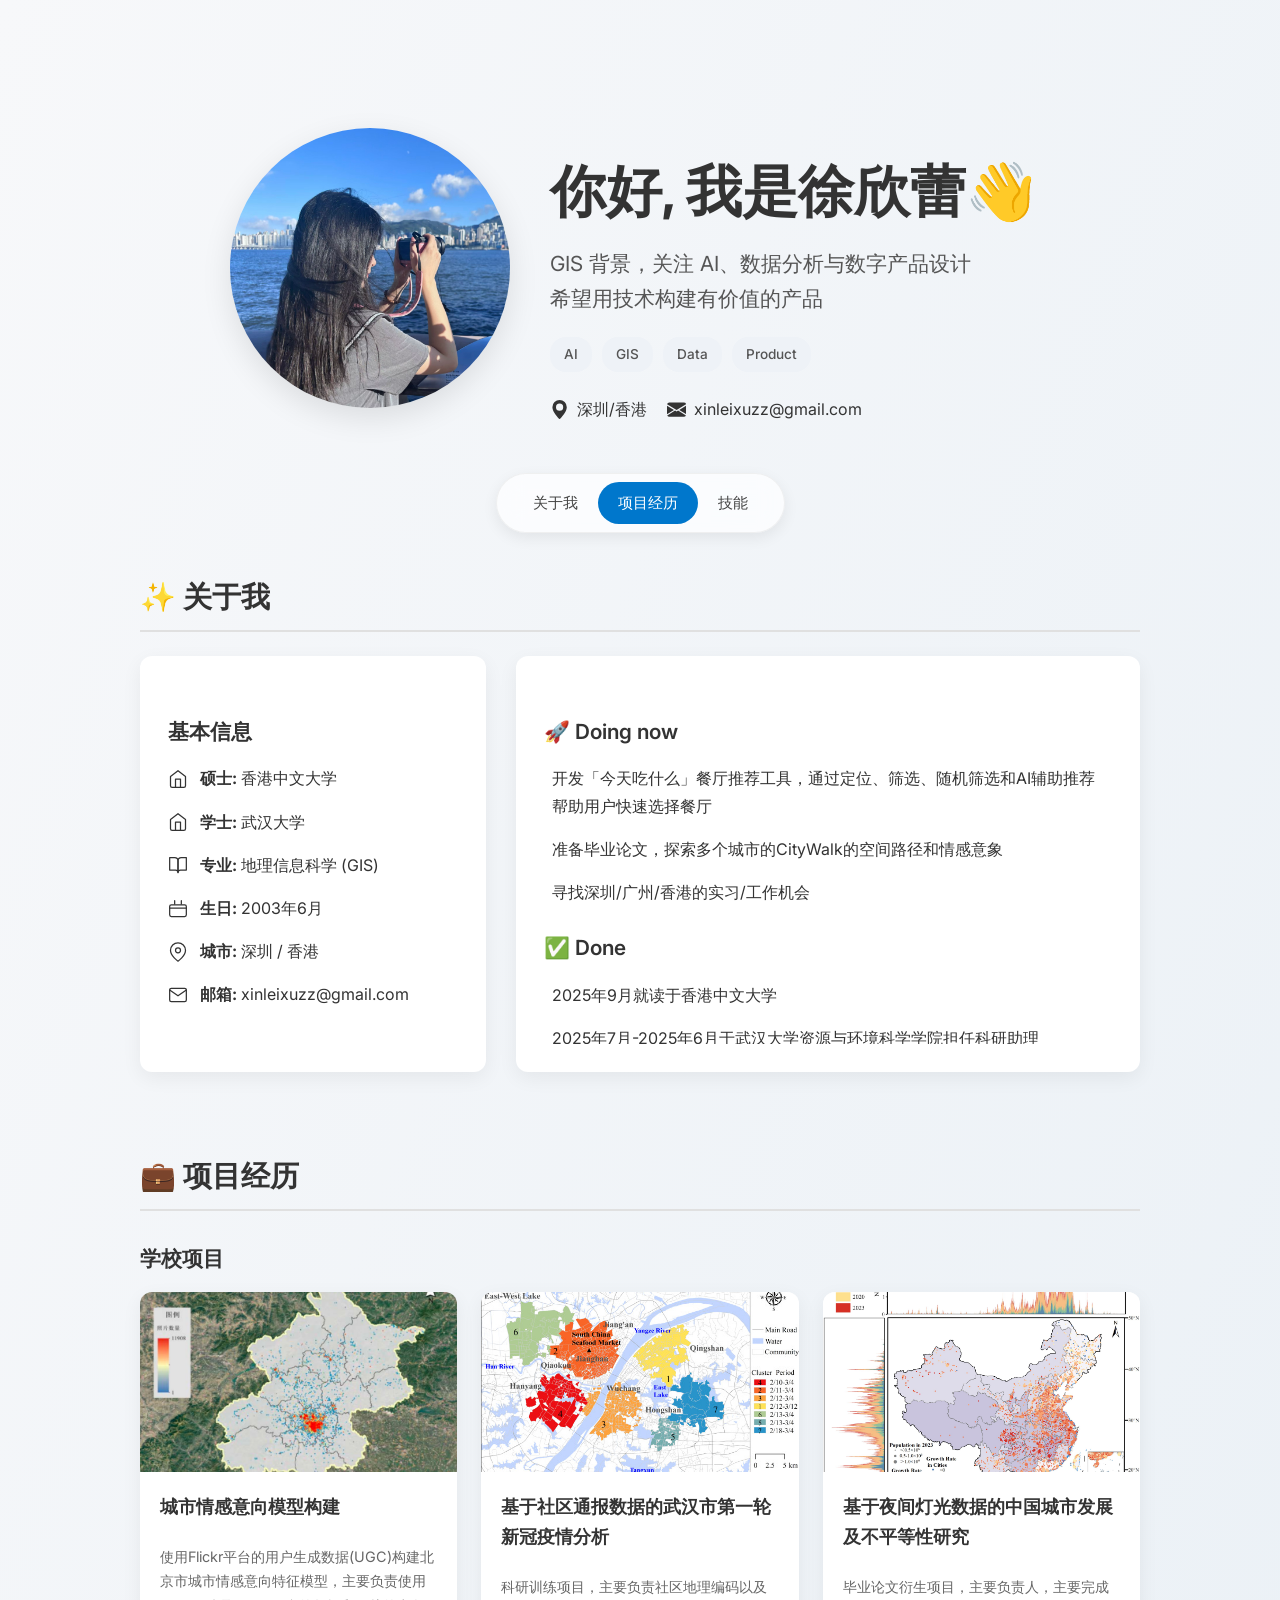
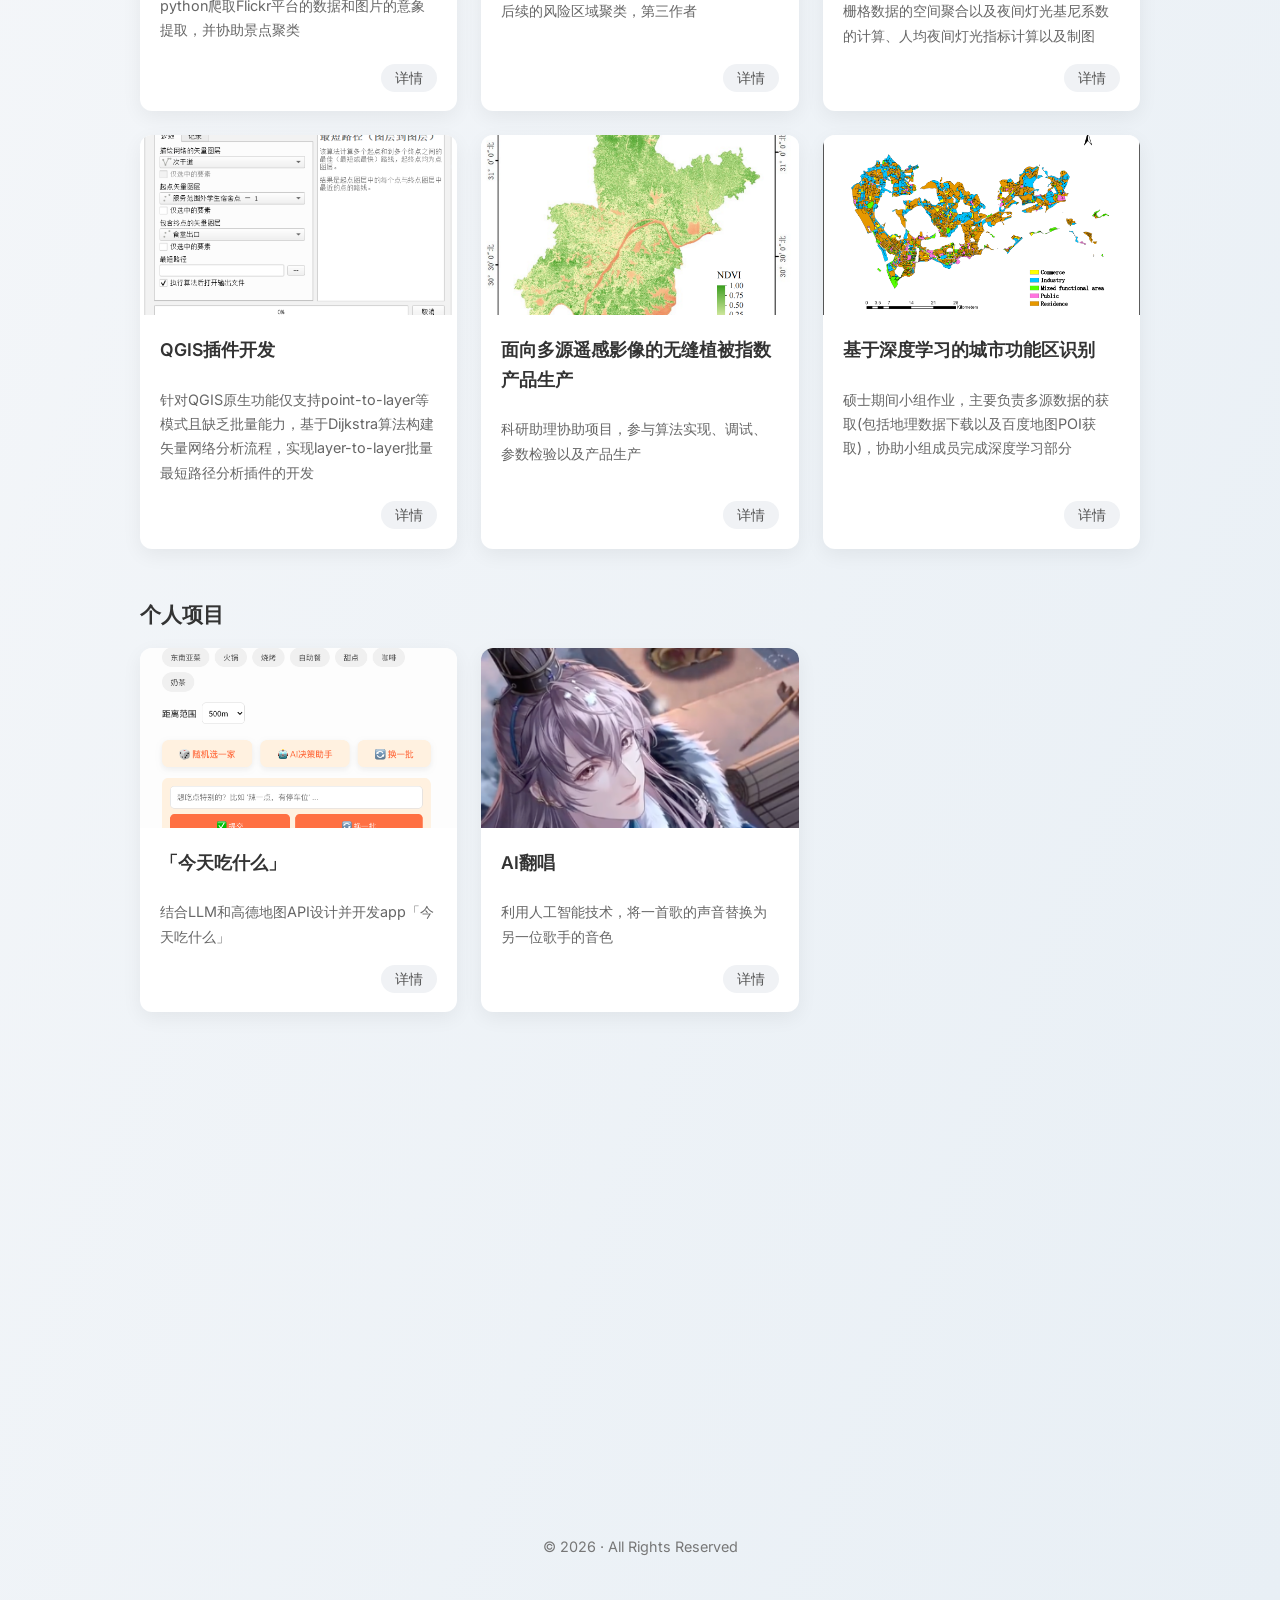
<file: index.html>
<!DOCTYPE html>
<html lang="zh-CN">
<head>
  <meta charset="UTF-8" />
  <title>个人网页</title>
  <meta name="viewport" content="width=device-width, initial-scale=1.0" />

  <!-- Google Font -->
  <link href="https://fonts.googleapis.com/css2?family=Inter:wght@300;400;500;600;700&display=swap" rel="stylesheet">
  
  <!-- 引入样式文件 -->
  <link rel="stylesheet" href="style.css">

</head>

<body>
  <div class="container">

    <!-- 第一屏 -->
    <header class="hero">
        <div class="hero-image">
            <img src="我的照片.jpg" alt="我的照片" class="profile-pic">
        </div>
        <div class="hero-text">
            <h1>你好, 我是徐欣蕾👋</h1>
           <p class="subtitle">
            GIS 背景，关注 AI、数据分析与数字产品设计<br>
            希望用技术构建有价值的产品
           </p>
           <div class="hero-tags">
            <span>AI</span>
            <span>GIS</span>
            <span>Data</span>
            <span>Product</span>
          </div>
            <div class="contact-info">
                <span class="contact-item">
                    <svg xmlns="http://www.w3.org/2000/svg" width="16" height="16" fill="currentColor" class="contact-icon" viewBox="0 0 16 16">
                        <path d="M8 16s6-5.686 6-10A6 6 0 0 0 2 6c0 4.314 6 10 6 10zm0-7a3 3 0 1 1 0-6 3 3 0 0 1 0 6z"/>
                    </svg>
                    深圳/香港
                </span>
                <a href="mailto:xinleixuzz@gmail.com" class="contact-item">
                    <svg xmlns="http://www.w3.org/2000/svg" width="16" height="16" fill="currentColor" class="contact-icon" viewBox="0 0 16 16">
                        <path d="M.05 3.555A2 2 0 0 1 2 2h12a2 2 0 0 1 1.95 1.555L8 8.414.05 3.555zM0 4.697v7.104l5.803-3.558L0 4.697zM6.761 8.83l-6.57 4.027A2 2 0 0 0 2 14h12a2 2 0 0 0 1.808-1.144l-6.57-4.027L8 9.586l-1.239-.757zm3.436-.586L16 11.803V4.697l-5.803 3.558z"/>
                    </svg>
                    xinleixuzz@gmail.com
                </a>
            </div>
        </div>
    </header>

    <nav class="main-nav">
      <a href="#about">关于我</a>
      <a href="#projects">项目经历</a>
      <a href="#skills">技能</a>

    </nav>

    <section id="about" class="fade-in-section">
      <h2>✨ 关于我</h2>
      <div class="about-grid">
        <!-- 左侧信息 -->
        <div class="card about-info">
          <h3>基本信息</h3>
          <ul class="info-list">
            <li>
              <span class="info-icon"><svg xmlns="http://www.w3.org/2000/svg" width="20" height="20" viewBox="0 0 24 24" fill="none" stroke="currentColor" stroke-width="2" stroke-linecap="round" stroke-linejoin="round"><path d="M3 9l9-7 9 7v11a2 2 0 0 1-2 2H5a2 2 0 0 1-2-2z"/><polyline points="9 22 9 12 15 12 15 22"/></svg></span>
              <span><strong>硕士:</strong> 香港中文大学</span>
            </li>
            <li>
              <span class="info-icon"><svg xmlns="http://www.w3.org/2000/svg" width="20" height="20" viewBox="0 0 24 24" fill="none" stroke="currentColor" stroke-width="2" stroke-linecap="round" stroke-linejoin="round"><path d="M3 9l9-7 9 7v11a2 2 0 0 1-2 2H5a2 2 0 0 1-2-2z"/><polyline points="9 22 9 12 15 12 15 22"/></svg></span>
              <span><strong>学士:</strong> 武汉大学</span>
            </li>
            <li>
              <span class="info-icon"><svg xmlns="http://www.w3.org/2000/svg" width="20" height="20" viewBox="0 0 24 24" fill="none" stroke="currentColor" stroke-width="2" stroke-linecap="round" stroke-linejoin="round"><path d="M2 3h6a4 4 0 0 1 4 4v14a3 3 0 0 0-3-3H2z"/><path d="M22 3h-6a4 4 0 0 0-4 4v14a3 3 0 0 1 3-3h7z"/></svg></span>
              <span><strong>专业:</strong> 地理信息科学 (GIS)</span>
            </li>
            <li>
              <span class="info-icon"><svg xmlns="http://www.w3.org/2000/svg" width="20" height="20" viewBox="0 0 24 24" fill="none" stroke="currentColor" stroke-width="2" stroke-linecap="round" stroke-linejoin="round"><rect x="2" y="7" width="20" height="14" rx="2" ry="2"/><path d="M16 2v4M8 2v4M2 11h20"/></svg></span>
              <span><strong>生日:</strong> 2003年6月</span>
            </li>
            <li>
              <span class="info-icon"><svg xmlns="http://www.w3.org/2000/svg" width="20" height="20" viewBox="0 0 24 24" fill="none" stroke="currentColor" stroke-width="2" stroke-linecap="round" stroke-linejoin="round"><path d="M21 10c0 7-9 13-9 13s-9-6-9-13a9 9 0 0 1 18 0z"/><circle cx="12" cy="10" r="3"/></svg></span>
              <span><strong>城市:</strong> 深圳 / 香港</span>
            </li>
            <li>
              <span class="info-icon"><svg xmlns="http://www.w3.org/2000/svg" width="20" height="20" viewBox="0 0 24 24" fill="none" stroke="currentColor" stroke-width="2" stroke-linecap="round" stroke-linejoin="round"><path d="M4 4h16c1.1 0 2 .9 2 2v12c0 1.1-.9 2-2 2H4c-1.1 0-2-.9-2-2V6c0-1.1.9-2 2-2z"/><polyline points="22,6 12,13 2,6"/></svg></span>
              <span><strong>邮箱:</strong> <a href="mailto:xinleixuzz@gmail.com">xinleixuzz@gmail.com</a></span>
            </li>
          </ul>
        </div>
        <!-- 右侧动态 -->
        <div class="card about-now">
          <div class="scrollable-content">
            <h3>🚀 Doing now</h3>
            <ul class="info-list">
              <li>开发「今天吃什么」餐厅推荐工具，通过定位、筛选、随机筛选和AI辅助推荐帮助用户快速选择餐厅</li>
              <li>准备毕业论文，探索多个城市的CityWalk的空间路径和情感意象</li>
              <li>寻找深圳/广州/香港的实习/工作机会</li>
            </ul>
            <h3 class="done-title">✅ Done</h3>
            <ul class="info-list done-list">
              <li>2025年9月就读于香港中文大学</li>
              <li>2025年7月-2025年6月于武汉大学资源与环境科学学院担任科研助理</li>
              <li>2024年6月毕业于武汉大学</li>
              <li>2023年9月于武汉水利监测站实习</li>
              <li>2023年7月参加荷兰鹿特丹大学IHS暑期学校</li>
              <li>2020年9月就读于武汉大学</li>
            </ul>
          </div>
        </div>
      </div>
    </section>

    <section id="projects" class="fade-in-section">
      <h2>💼 项目经历</h2>
      
      <h3>学校项目</h3>
      <div class="projects-grid">
        <!-- Project Card 1 -->
        <div class="project-card">
          <img src="images/图片101.png" alt="Project Image" class="project-image">
          <div class="project-content">
            <h4>城市情感意向模型构建</h4>
            <p>使用Flickr平台的用户生成数据(UGC)构建北京市城市情感意向特征模型，主要负责使用python爬取Flickr平台的数据和图片的意象提取，并协助景点聚类</p>
            <div class="project-buttons">
              <a href="projects/101.html" class="project-btn">详情</a>
            </div>
          </div>
        </div>
        <!-- Project Card 2 -->
        <div class="project-card">
          <img src="images/图片204.jpg" alt="Project Image" class="project-image">
          <div class="project-content">
            <h4>基于社区通报数据的武汉市第一轮新冠疫情分析</h4>
            <p>科研训练项目，主要负责社区地理编码以及后续的风险区域聚类，第三作者</p>
            <div class="project-buttons">
              <a href="projects/102.html" class="project-btn">详情</a>
            </div>
          </div>
        </div>
        <!-- Project Card 3 -->
        <div class="project-card">
          <img src="images/图片301.png" alt="Project Image" class="project-image">
          <div class="project-content">
            <h4>基于夜间灯光数据的中国城市发展及不平等性研究</h4>
            <p>毕业论文衍生项目，主要负责人，主要完成栅格数据的空间聚合以及夜间灯光基尼系数的计算、人均夜间灯光指标计算以及制图</p>
            <div class="project-buttons">
              <a href="projects/103.html" class="project-btn">详情</a>
            </div>
          </div>
        </div>
        <!-- Project Card 4 -->
        <div class="project-card">
          <img src="images/402.png" alt="Project Image" class="project-image">
          <div class="project-content">
            <h4>QGIS插件开发</h4>
            <p>针对QGIS原生功能仅支持point-to-layer等模式且缺乏批量能力，基于Dijkstra算法构建矢量网络分析流程，实现layer-to-layer批量最短路径分析插件的开发</p>
            <div class="project-buttons">
              <a href="projects/104.html" class="project-btn">详情</a>
            </div>
          </div>
        </div>
        <!-- Project Card 5 -->
        <div class="project-card">
          <img src="images/503.png" alt="Project Image" class="project-image">
          <div class="project-content">
            <h4>面向多源遥感影像的无缝植被指数产品生产</h4>
            <p>科研助理协助项目，参与算法实现、调试、参数检验以及产品生产</p>
            <div class="project-buttons">
              <a href="projects/105.html" class="project-btn">详情</a>
            </div>
          </div>
        </div>
        <!-- Project Card 6 -->
        <div class="project-card">
          <img src="images/图片604.png" alt="Project Image" class="project-image">
          <div class="project-content">
            <h4>基于深度学习的城市功能区识别</h4>
            <p>硕士期间小组作业，主要负责多源数据的获取(包括地理数据下载以及百度地图POI获取)，协助小组成员完成深度学习部分</p>
            <div class="project-buttons">
              <a href="projects/106.html" class="project-btn">详情</a>
            </div>
          </div>
        </div>
      </div>

      <h3 class="personal-projects-title">个人项目</h3>
      <div class="projects-grid">
        <!-- Personal Project Card 1 -->
        <div class="project-card">
          <img src="images/301.png" alt="Project Image" class="project-image">
          <div class="project-content">
            <h4>「今天吃什么」</h4>
            <p>结合LLM和高德地图API设计并开发app「今天吃什么」</p>
            <div class="project-buttons">
              <a href="projects/201.html" class="project-btn">详情</a>
            </div>
          </div>
        </div>
        <!-- Personal Project Card 2 -->
        <div class="project-card">
          <img src="images/201.png" alt="Project Image" class="project-image">
          <div class="project-content">
            <h4>AI翻唱</h4>
            <p>利用人工智能技术，将一首歌的声音替换为另一位歌手的音色</p>
            <div class="project-buttons">
              <a href="projects/202.html" class="project-btn">详情</a>
            </div>
          </div>
        </div>
      </div>
    </section>

    <section id="skills" class="fade-in-section">
      <h2>🛠️ 技能</h2>
      <div class="skills-grid">
        <!-- Language Card -->
        <div class="card">
          <h3>语言</h3>
          <div class="progress-item">
            <div class="progress-info">
              <span>中文</span>
              <span>Native</span>
            </div>
            <div class="progress-bar-container">
              <div class="progress-bar" style="--progress-width: 100%;"></div>
            </div>
          </div>
          <div class="progress-item">
            <div class="progress-info">
              <span>English</span>
              <span>日常会话及听阅能力</span>
            </div>
            <div class="progress-bar-container">
              <div class="progress-bar" style="--progress-width: 70%;"></div>
            </div>
          </div>
          <div class="progress-item">
            <div class="progress-info">
              <span>粤语</span>
              <span>能听懂简单交流</span>
            </div>
            <div class="progress-bar-container">
              <div class="progress-bar" style="--progress-width: 30%;"></div>
            </div>
          </div>
        </div>
        <!-- IT Skills Card -->
        <div class="card">
          <h3>IT能力</h3>
          <div class="skills-container">
            <span class="skill-tag">Python</span>
            <span class="skill-tag">R</span>
            <span class="skill-tag">PostgreSQL</span>
            <span class="skill-tag">HTML/CSS</span>
            <span class="skill-tag">C++</span>
            <span class="skill-tag">机器学习</span>
          </div>
        </div>
        <!-- GIS Skills Card -->
        <div class="card">
          <h3>GIS专业技能</h3>
          <div class="skills-container">
            <span class="skill-tag">ArcGIS</span>
            <span class="skill-tag">ENVI</span>
            <span class="skill-tag">QGIS</span>
            <span class="skill-tag">Google Earth Engine</span>
          </div>
        </div>
      </div>
    </section>



    <footer>
      © 2026 · All Rights Reserved
    </footer>

  </div>
  
  <!-- 引入脚本文件 -->
  <script src="script.js"></script>
</body>
</html>
</file>
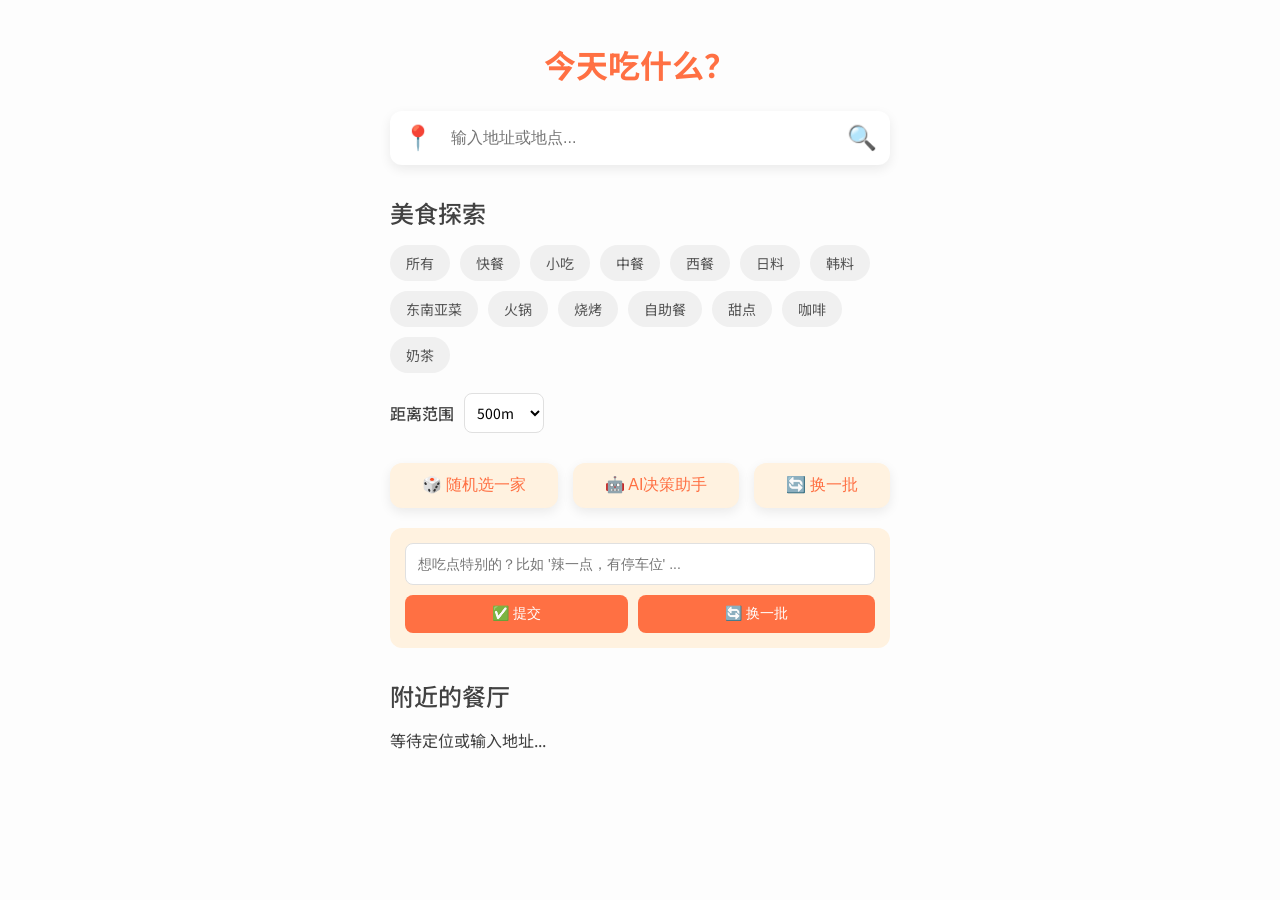
<file: where_to_eat_1_副本/index.html>
<!DOCTYPE html>
<html lang="zh-CN">
<head>
    <meta charset="UTF-8">
    <meta name="viewport" content="width=device-width, initial-scale=1.0, user-scalable=no">
    <title>今天吃什么</title>
    <link rel="stylesheet" href="style.css">
    <link rel="preconnect" href="https://fonts.googleapis.com">
    <link rel="preconnect" href="https://fonts.gstatic.com" crossorigin>
    <link href="https://fonts.googleapis.com/css2?family=Noto+Sans+SC:wght@400;500;700&display=swap" rel="stylesheet">
</head>
<body>
    <div class="container">
        <h1>今天吃什么？</h1>

        <div class="main-controls">
            <div class="search-wrapper">
                <button class="locBtn" onclick="locateMe()">📍</button>
                <input id="addressInput" placeholder="输入地址或地点..." oninput="autoComplete()"/>
                <button class="searchBtn" onclick="startSearch()">🔍</button>
            </div>
             <div id="tips"></div>
        </div>

        <div class="filters">
            <h2>美食探索</h2>
            <div id="typeContainer"></div>
            
            <div class="radius-filter">
                <label for="radiusSelect">距离范围</label>
                <select id="radiusSelect" onchange="toggleCustomRadius(this)">
                    <option value="500" selected>500m</option>
                    <option value="1000">1km</option>
                    <option value="2000">2km</option>
                    <option value="5000">5km</option>
                    <option value="custom">自定义</option>
                </select>
                <input type="number" id="customRadiusInput" style="display:none;" placeholder="米">
            </div>
        </div>

        <div class="actions">
            <button onclick="randomPick()">🎲 随机选一家</button>
            <button onclick="getAIAdvice()">🤖 AI决策助手</button>
            <button onclick="getAIAdvice(true)">🔄 换一批</button>
        </div>
        
        <div class="ai-interactive-area">
             <input id="ai-prompt-input" placeholder="想吃点特别的？比如 '辣一点，有停车位' ...">
             <div class="ai-buttons">
                <button onclick="getAIRecommendations()">✅ 提交</button>
                <button onclick="getAIRecommendations(true)">🔄 换一批</button>
             </div>
        </div>

        <div id="ai-advice"></div>

        <div class="results-header">
            <h2>附近的餐厅</h2>
        </div>
        <div id="result">
            等待定位或输入地址...
        </div>
    </div>

    <!-- 随机餐厅弹出卡片 -->
    <div id="random-modal" class="modal-overlay">
        <div class="modal-content">
            <span class="modal-close" onclick="closeRandomModal()">&times;</span>
            <h2>就是它了！</h2>
            <div id="random-card-container"></div>
            <button class="modal-refresh-btn" onclick="randomPick()">换一家</button>
        </div>

    
</div>

    <script src="script.js"></script>
</body>
</html>
</file>
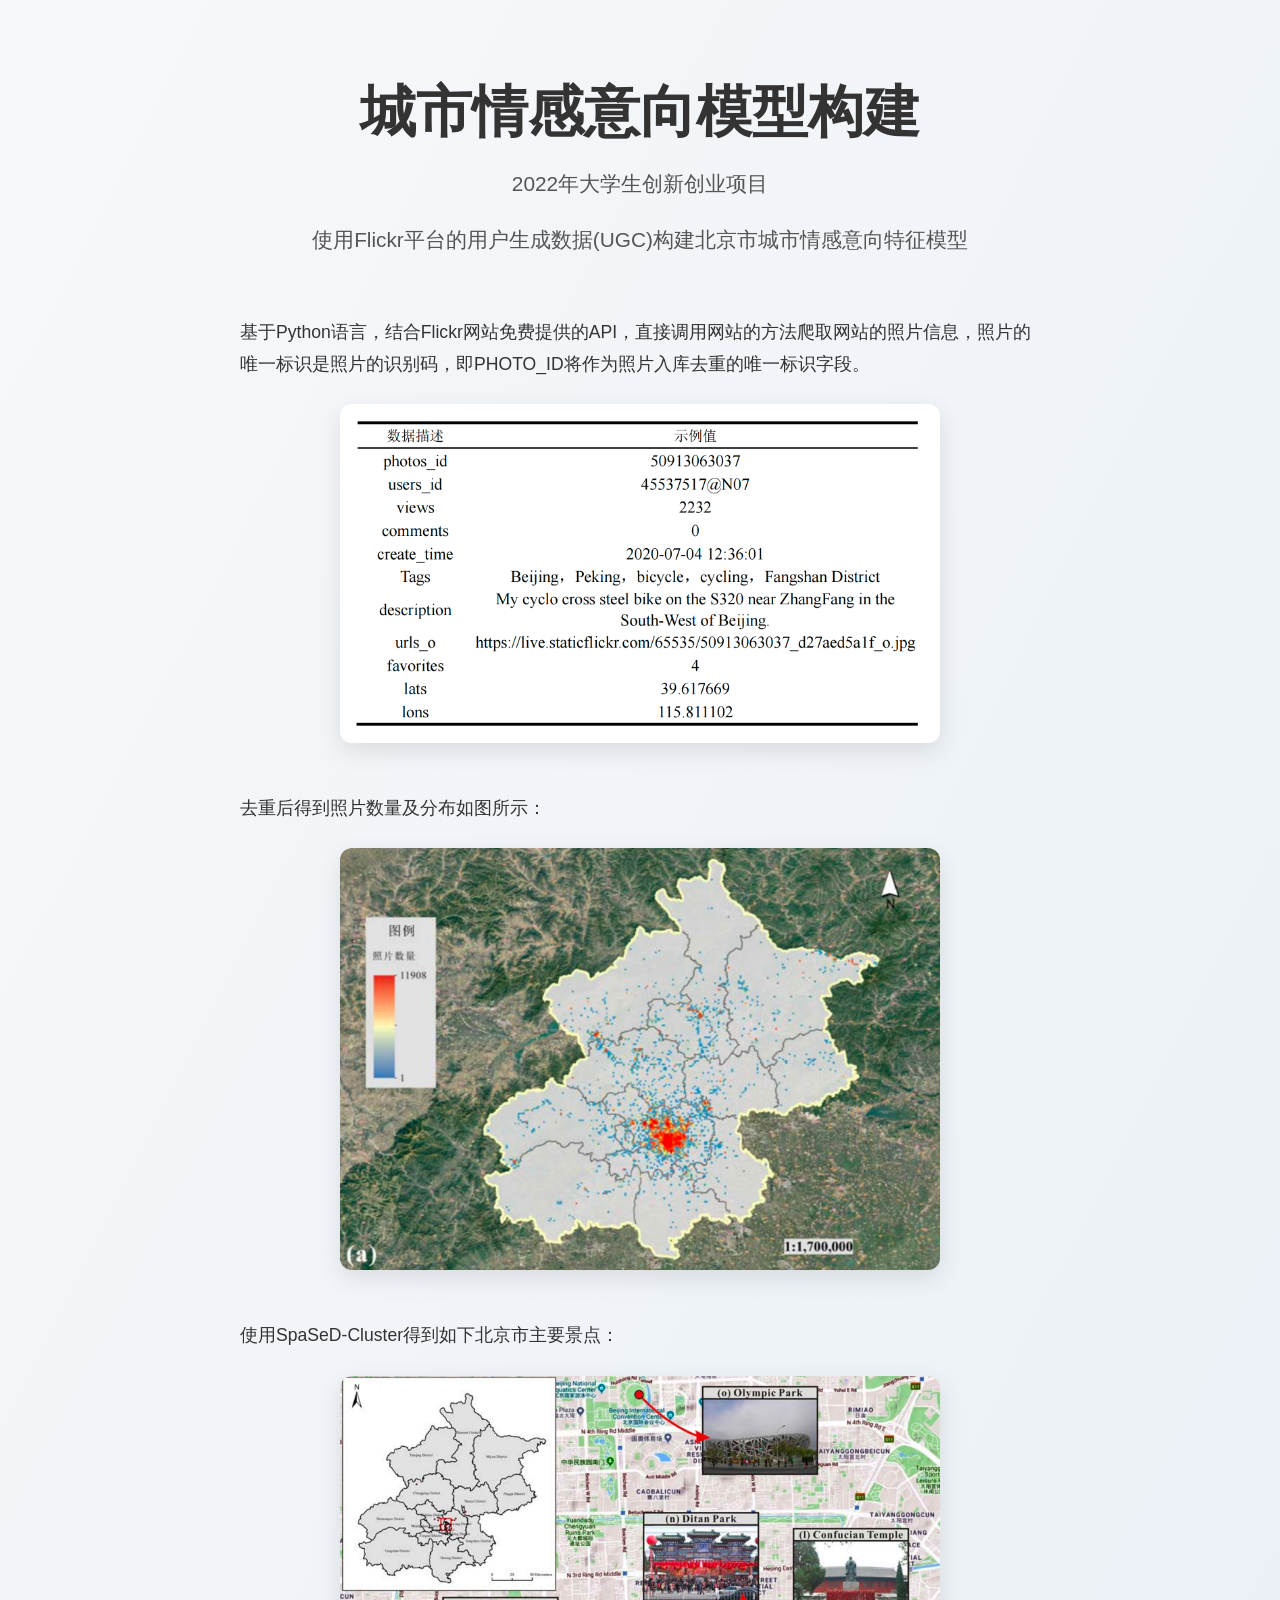
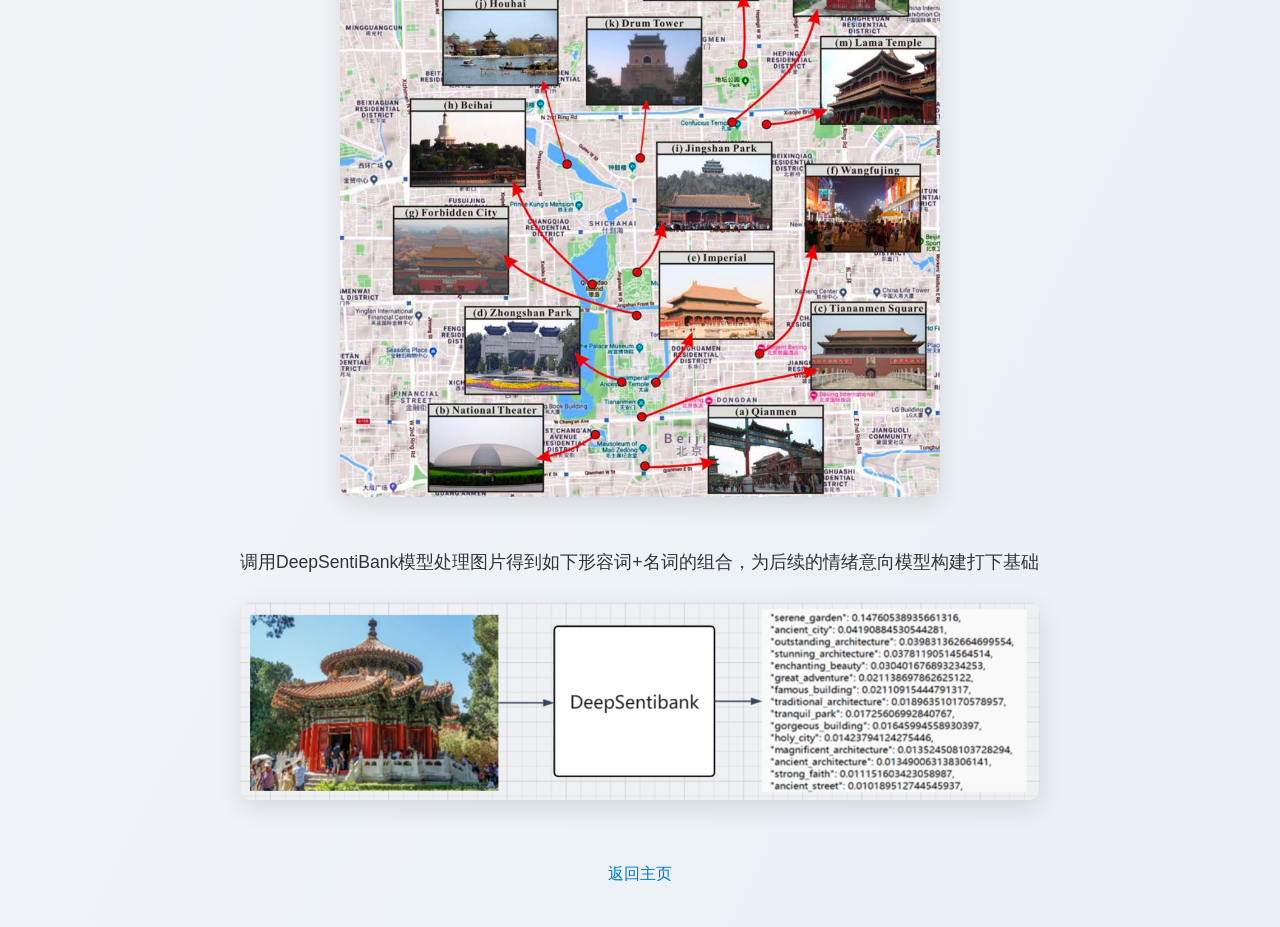
<file: projects/101.html>
<!DOCTYPE html>
<html lang="zh-CN">
<head>
  <meta charset="UTF-8">
  <meta name="viewport" content="width=device-width, initial-scale=1.0">
  <title>城市情感意向模型构建</title>
  <link rel="stylesheet" href="../style.css">
</head>
<body>
  <div class="container project-detail-page">
    <header class="project-detail-header">
      <h1>城市情感意向模型构建</h1>
      <p class="subtitle">2022年大学生创新创业项目</p>
      <p class="subtitle">使用Flickr平台的用户生成数据(UGC)构建北京市城市情感意向特征模型</p>
    </header>
    <main>
      <p class="text-block">基于Python语言，结合Flickr网站免费提供的API，直接调用网站的方法爬取网站的照片信息，照片的唯一标识是照片的识别码，即PHOTO_ID将作为照片入库去重的唯一标识字段。</p>
      <img src="../images/图片102.png" alt="项目图片1" class="detail-image">
      
      <p class="text-block">去重后得到照片数量及分布如图所示：</p>
      <img src="../images/图片101.png" alt="项目图片2" class="detail-image">
      
      <p class="text-block">使用SpaSeD-Cluster得到如下北京市主要景点：</p>
      <img src="../images/图片103.png" alt="项目图片3" class="detail-image">
      
      <p class="text-block">调用DeepSentiBank模型处理图片得到如下形容词+名词的组合，为后续的情绪意向模型构建打下基础</p>
      <img src="../images/图片104.png" alt="项目图片4" class="detail-image image-large">
      
      <a href="../index.html#projects" class="back-link">返回主页</a>
    </main>
  </div>
</body>
</html>
</file>
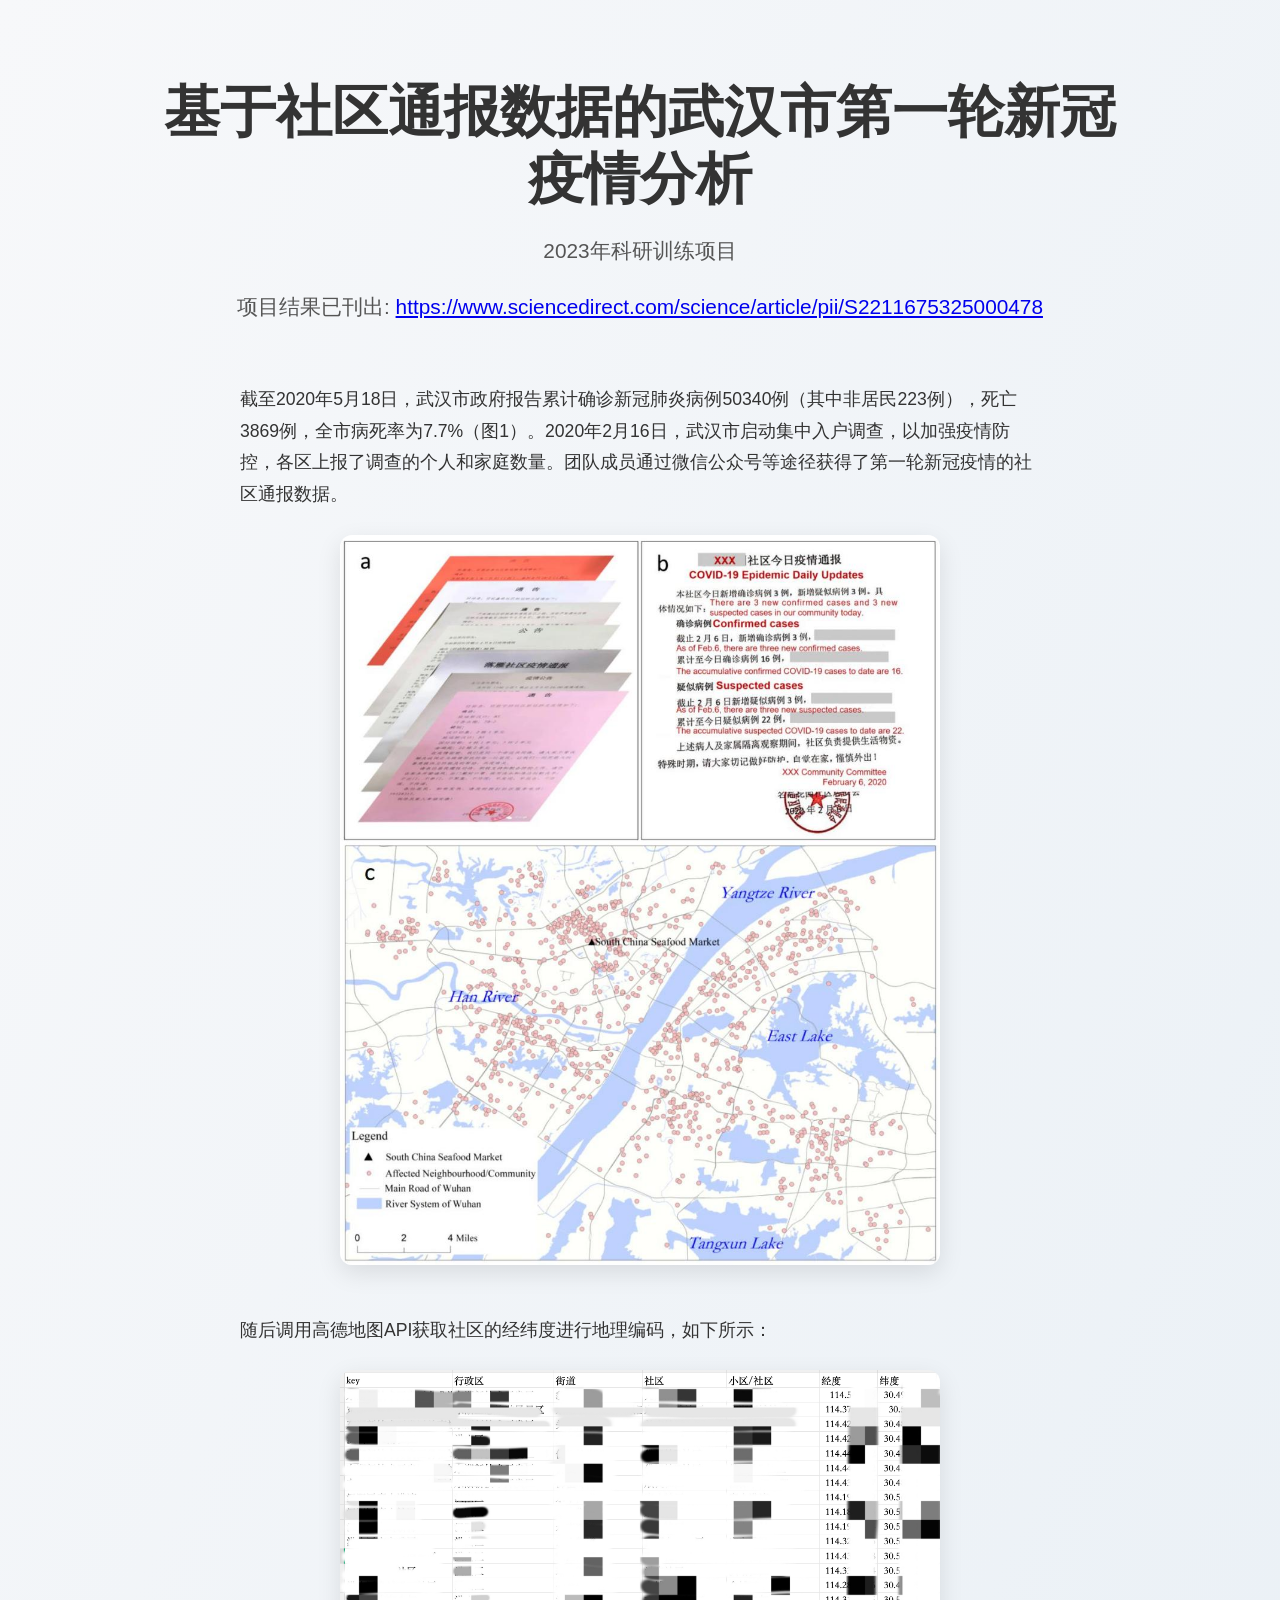
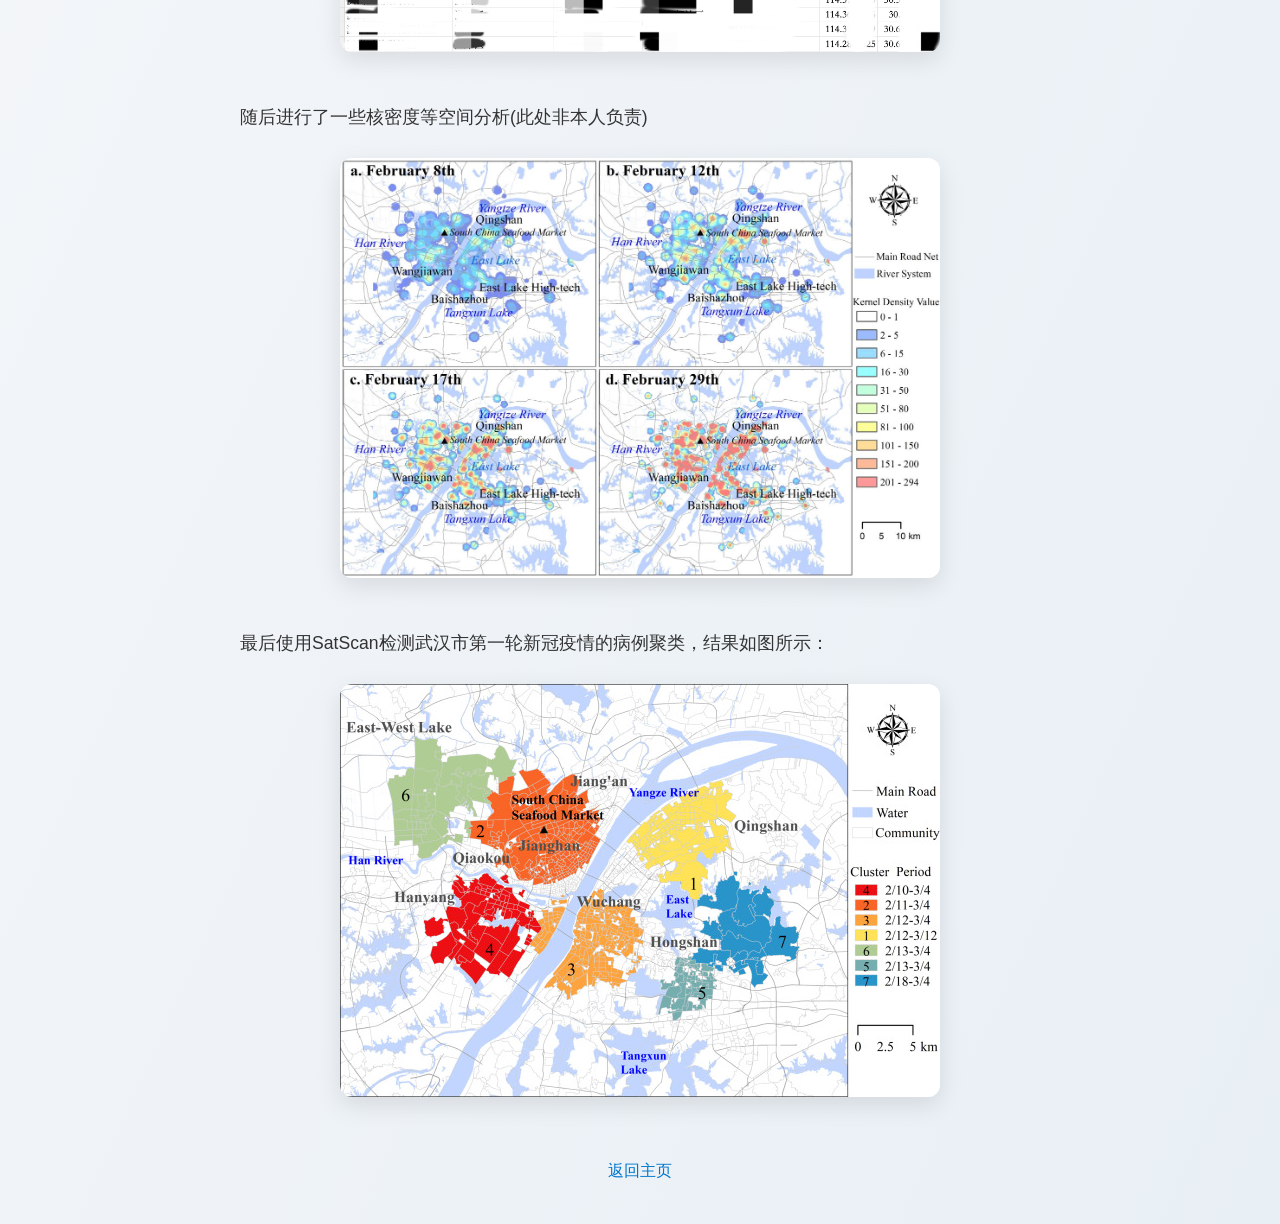
<file: projects/102.html>
<!DOCTYPE html>
<html lang="zh-CN">
<head>
  <meta charset="UTF-8">
  <meta name="viewport" content="width=device-width, initial-scale=1.0">
  <title>基于社区通报数据的武汉市第一轮新冠疫情分析</title>
  <link rel="stylesheet" href="../style.css">
</head>
<body>
  <div class="container project-detail-page">
    <header class="project-detail-header">
      <h1>基于社区通报数据的武汉市第一轮新冠疫情分析</h1>
      <p class="subtitle">2023年科研训练项目</p>
      <p class="subtitle">项目结果已刊出: <a href="https://www.sciencedirect.com/science/article/pii/S2211675325000478" target="_blank">https://www.sciencedirect.com/science/article/pii/S2211675325000478</a></p>
    </header>
    <main>
      <p class="text-block">截至2020年5月18日，武汉市政府报告累计确诊新冠肺炎病例50340例（其中非居民223例），死亡3869例，全市病死率为7.7%（图1）。2020年2月16日，武汉市启动集中入户调查，以加强疫情防控，各区上报了调查的个人和家庭数量。团队成员通过微信公众号等途径获得了第一轮新冠疫情的社区通报数据。</p>
      <img src="../images/图片201.png" alt="项目图片1" class="detail-image">
      
      <p class="text-block">随后调用高德地图API获取社区的经纬度进行地理编码，如下所示：</p>
      <img src="../images/图片202.png" alt="项目图片2" class="detail-image">
      
      <p class="text-block">随后进行了一些核密度等空间分析(此处非本人负责)</p>
      <img src="../images/图片203.png" alt="项目图片3" class="detail-image">
      
      <p class="text-block">最后使用SatScan检测武汉市第一轮新冠疫情的病例聚类，结果如图所示：</p>
      <img src="../images/图片204.jpg" alt="项目图片4" class="detail-image">
      
      <a href="../index.html#projects" class="back-link">返回主页</a>
    </main>
  </div>
</body>
</html>
</file>
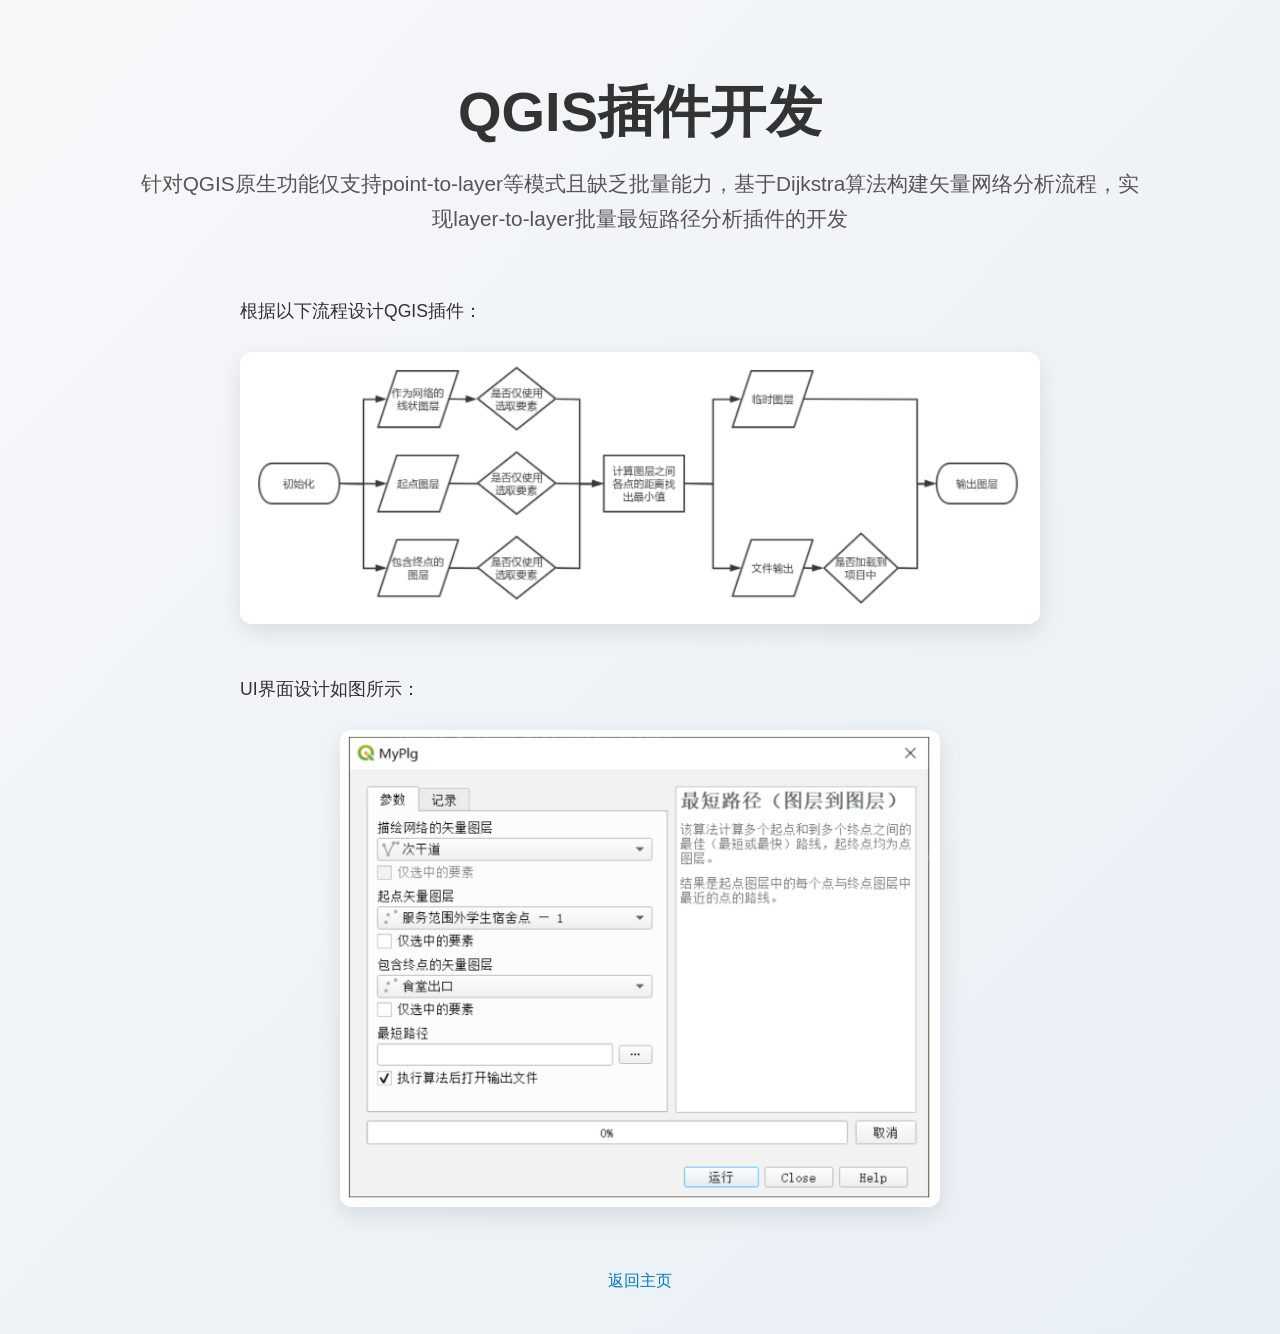
<file: projects/104.html>
<!DOCTYPE html>
<html lang="zh-CN">
<head>
  <meta charset="UTF-8">
  <meta name="viewport" content="width=device-width, initial-scale=1.0">
  <title>项目标题四</title>
  <link rel="stylesheet" href="../style.css">
</head>
<body>
  <div class="container project-detail-page">
    <header class="project-detail-header">
      <h1>QGIS插件开发</h1>
      <p class="subtitle">针对QGIS原生功能仅支持point-to-layer等模式且缺乏批量能力，基于Dijkstra算法构建矢量网络分析流程，实现layer-to-layer批量最短路径分析插件的开发</p>
    </header>
    <main>
      <p class="text-block">根据以下流程设计QGIS插件：</p>
      <img src="../images/401.png" alt="项目图片1" class="detail-image image-large">
      
      <p class="text-block">UI界面设计如图所示：</p>
      <img src="../images/402.png" alt="项目图片2" class="detail-image">
      
      <a href="../index.html#projects" class="back-link">返回主页</a>
    </main>
  </div>
</body>
</html>
</file>
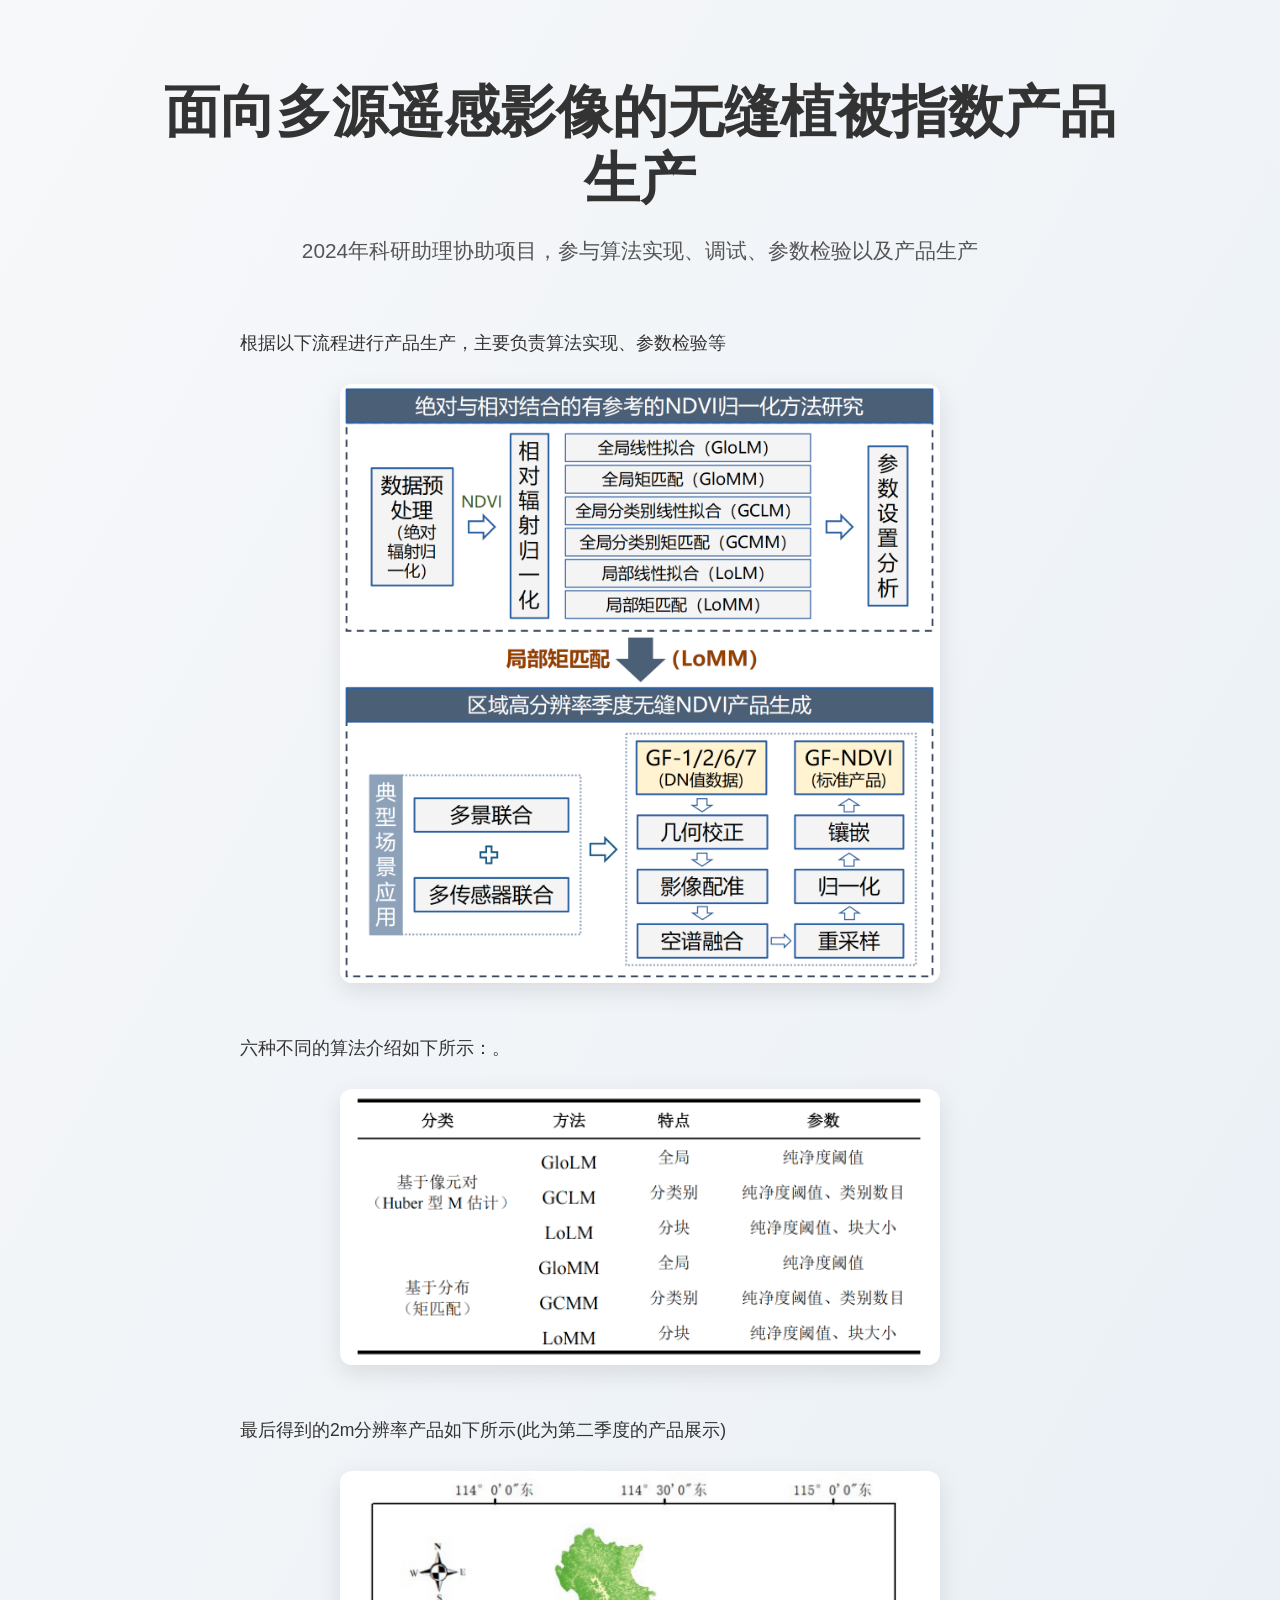
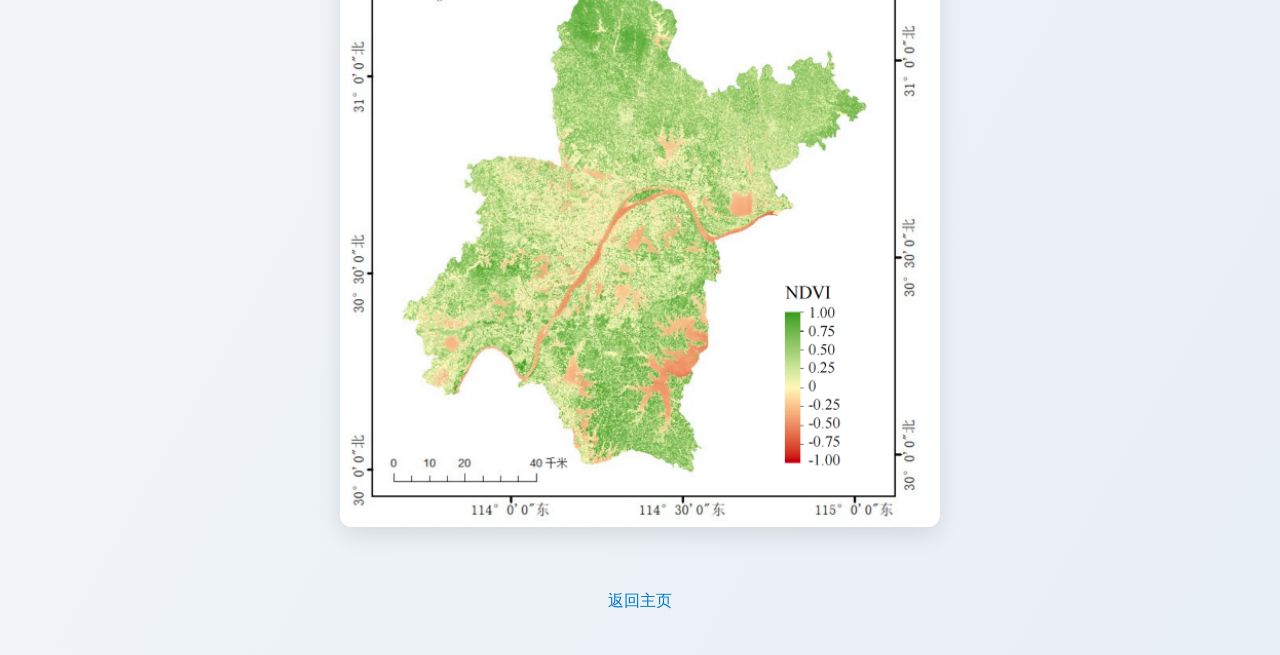
<file: projects/105.html>
<!DOCTYPE html>
<html lang="zh-CN">
<head>
  <meta charset="UTF-8">
  <meta name="viewport" content="width=device-width, initial-scale=1.0">
  <title>项目标题五</title>
  <link rel="stylesheet" href="../style.css">
</head>
<body>
  <div class="container project-detail-page">
    <header class="project-detail-header">
      <h1>面向多源遥感影像的无缝植被指数产品生产</h1>
      <p class="subtitle">2024年科研助理协助项目，参与算法实现、调试、参数检验以及产品生产</p>
    </header>
    <main>
      <p class="text-block">根据以下流程进行产品生产，主要负责算法实现、参数检验等</p>
      <img src="../images/501.png" alt="项目图片1" class="detail-image">
      
      <p class="text-block">六种不同的算法介绍如下所示：。</p>
      <img src="../images/502.png" alt="项目图片2" class="detail-image">
      
      <p class="text-block">最后得到的2m分辨率产品如下所示(此为第二季度的产品展示)</p>
      <img src="../images/503.png" alt="项目图片3" class="detail-image">
      
      <a href="../index.html#projects" class="back-link">返回主页</a>
    </main>
  </div>
</body>
</html>
</file>
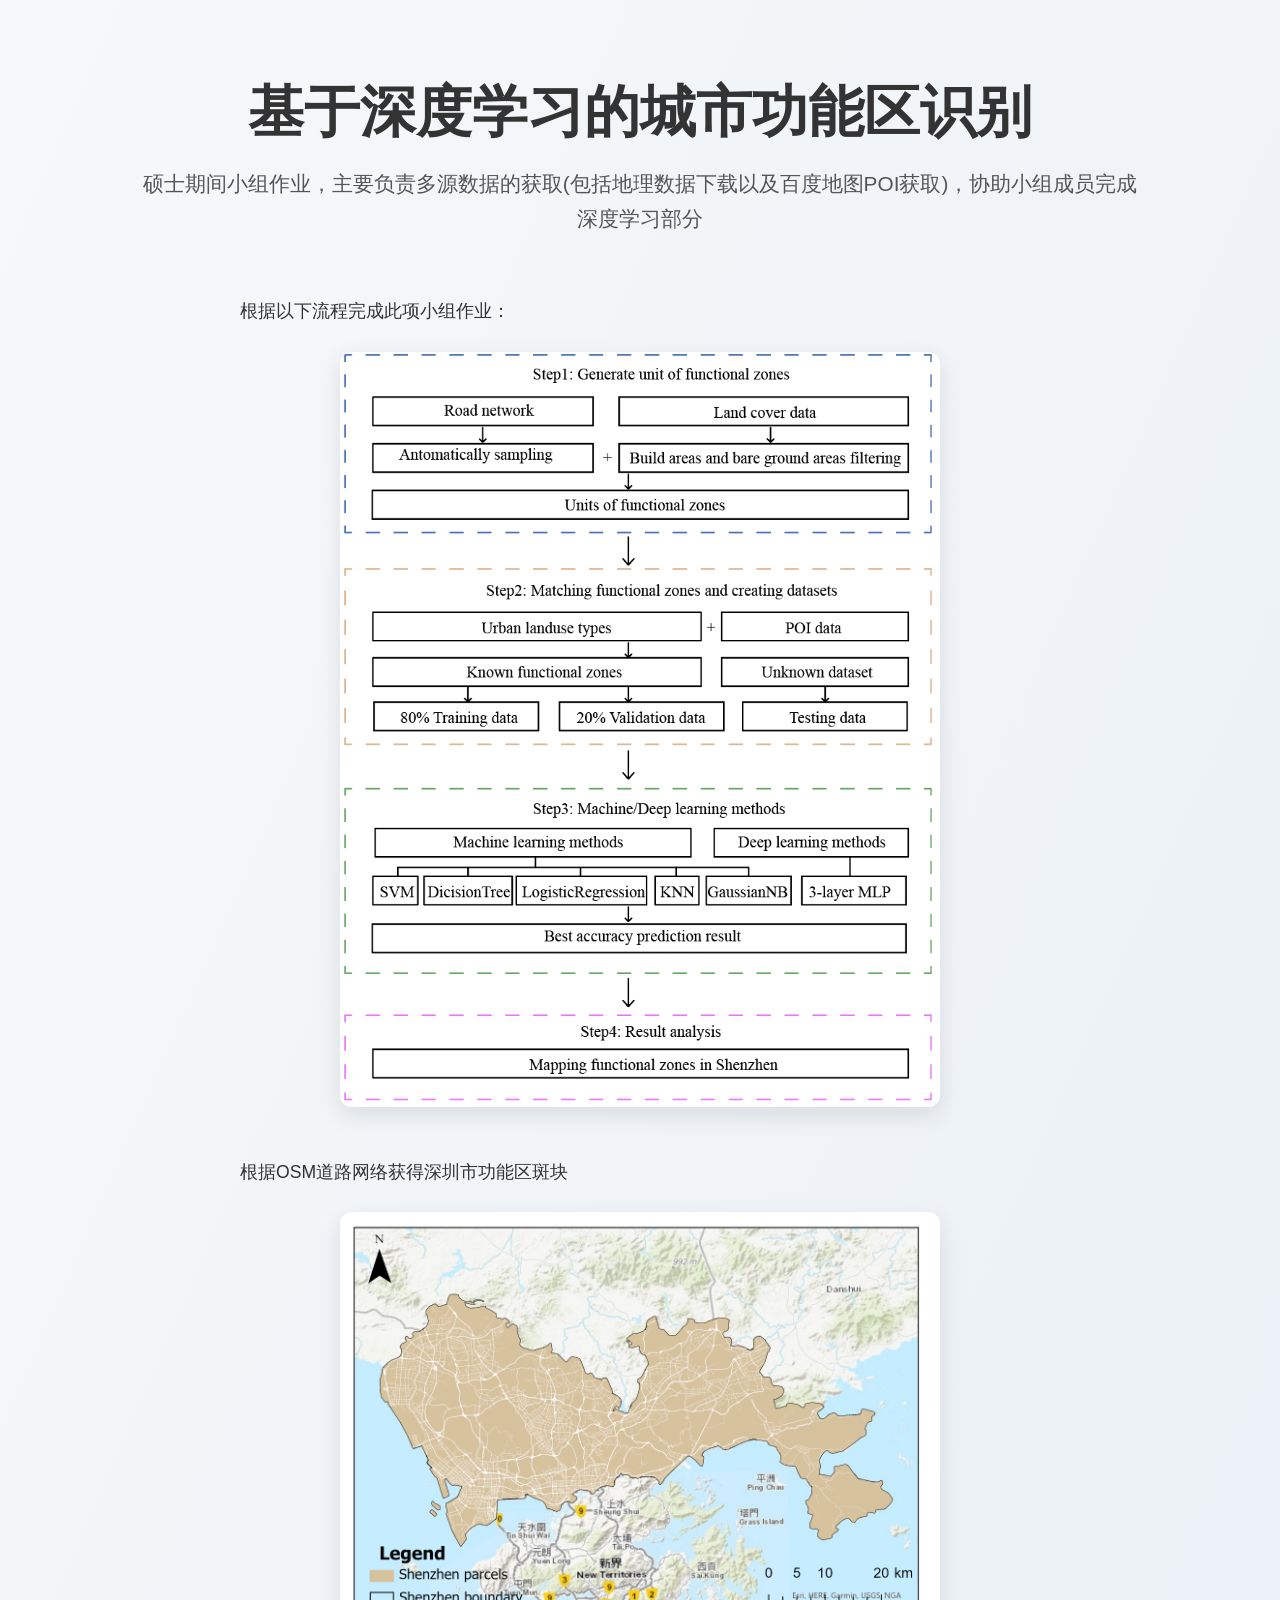
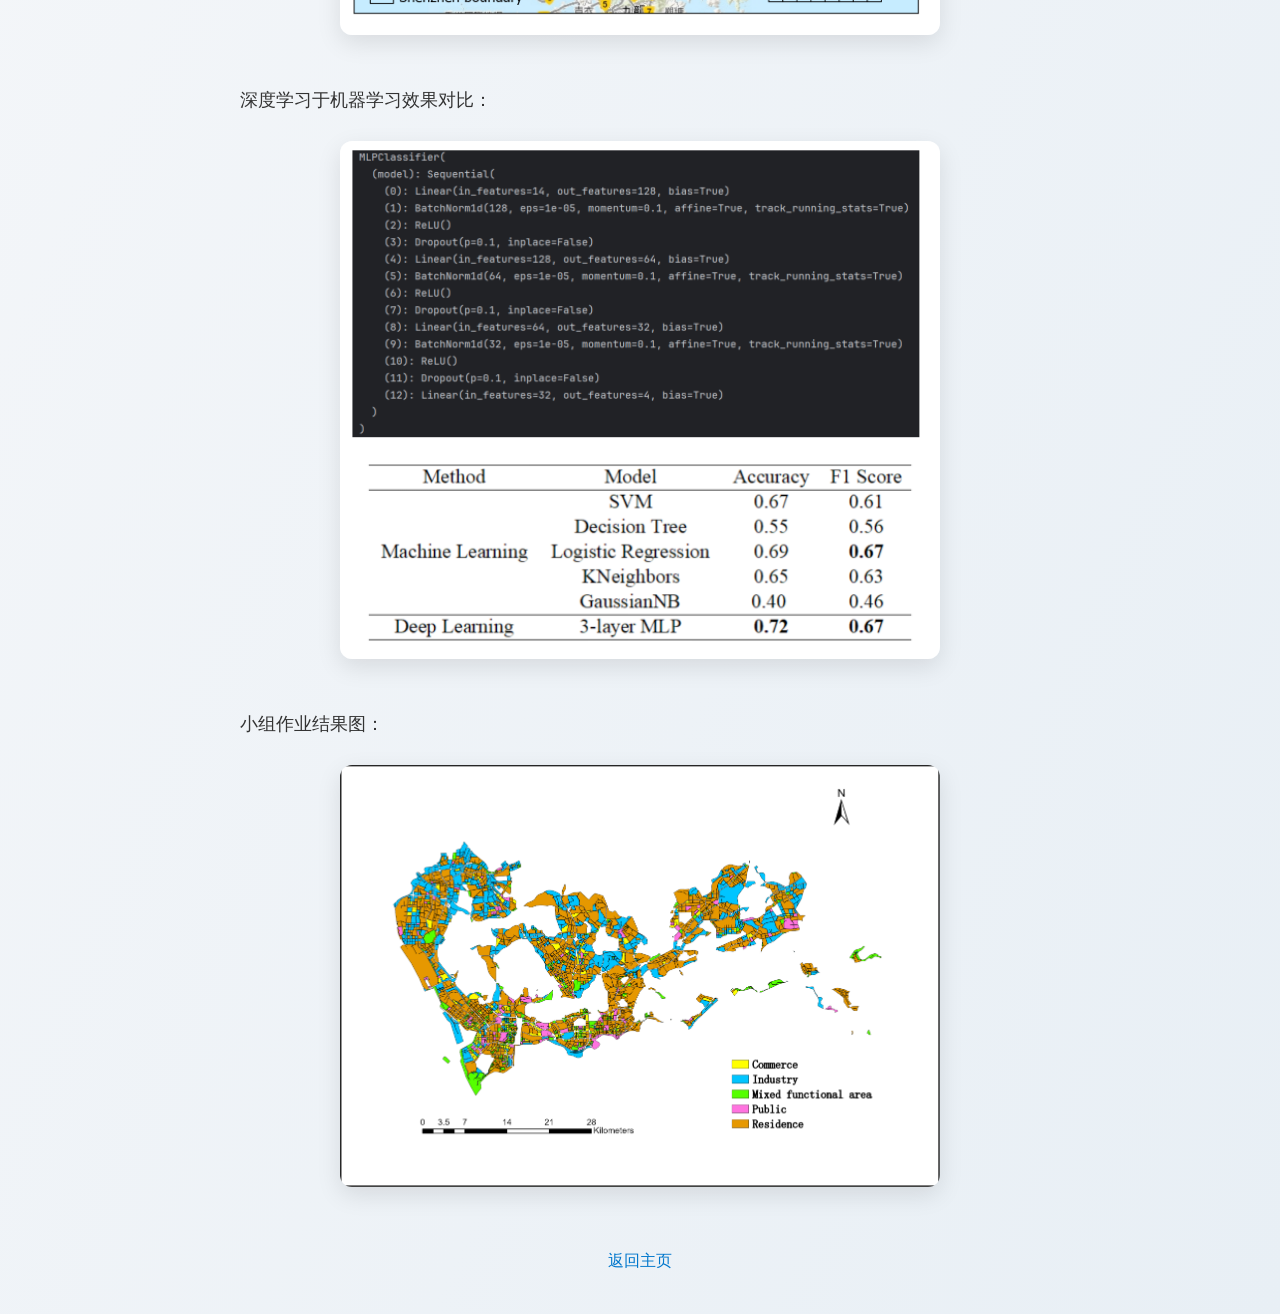
<file: projects/106.html>
<!DOCTYPE html>
<html lang="zh-CN">
<head>
  <meta charset="UTF-8">
  <meta name="viewport" content="width=device-width, initial-scale=1.0">
  <title>项目标题六</title>
  <link rel="stylesheet" href="../style.css">
</head>
<body>
  <div class="container project-detail-page">
    <header class="project-detail-header">
      <h1>基于深度学习的城市功能区识别</h1>
      <p class="subtitle">硕士期间小组作业，主要负责多源数据的获取(包括地理数据下载以及百度地图POI获取)，协助小组成员完成深度学习部分</p>
    </header>
    <main>
      <p class="text-block">根据以下流程完成此项小组作业：</p>
      <img src="../images/图片601.png" alt="项目图片1" class="detail-image">
      
      <p class="text-block">根据OSM道路网络获得深圳市功能区斑块</p>
      <img src="../images/图片602.png" alt="项目图片2" class="detail-image">
      
      <p class="text-block">深度学习于机器学习效果对比：</p>
      <img src="../images/图片603.png" alt="项目图片3" class="detail-image">
      
      <p class="text-block">小组作业结果图：</p>
      <img src="../images/图片604.png" alt="项目图片4" class="detail-image">
      
      <a href="../index.html#projects" class="back-link">返回主页</a>
    </main>
  </div>
</body>
</html>
</file>
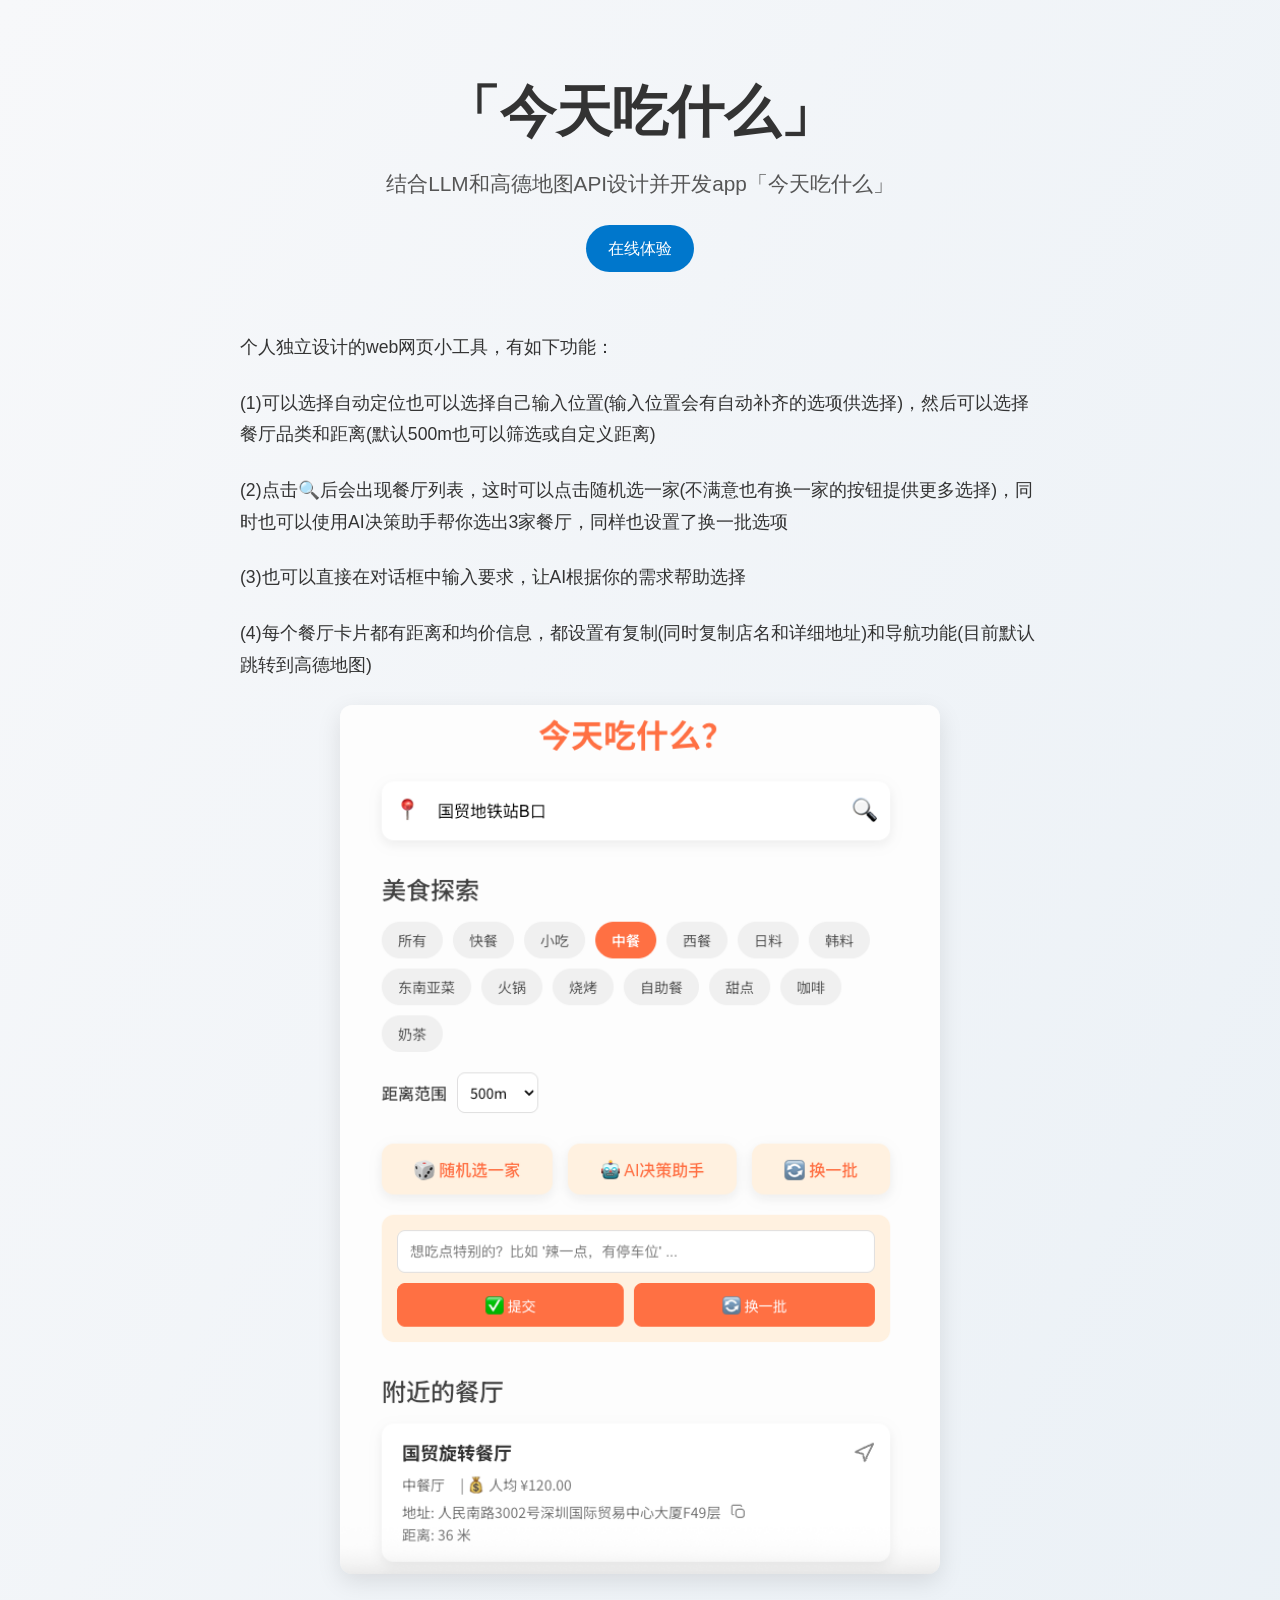
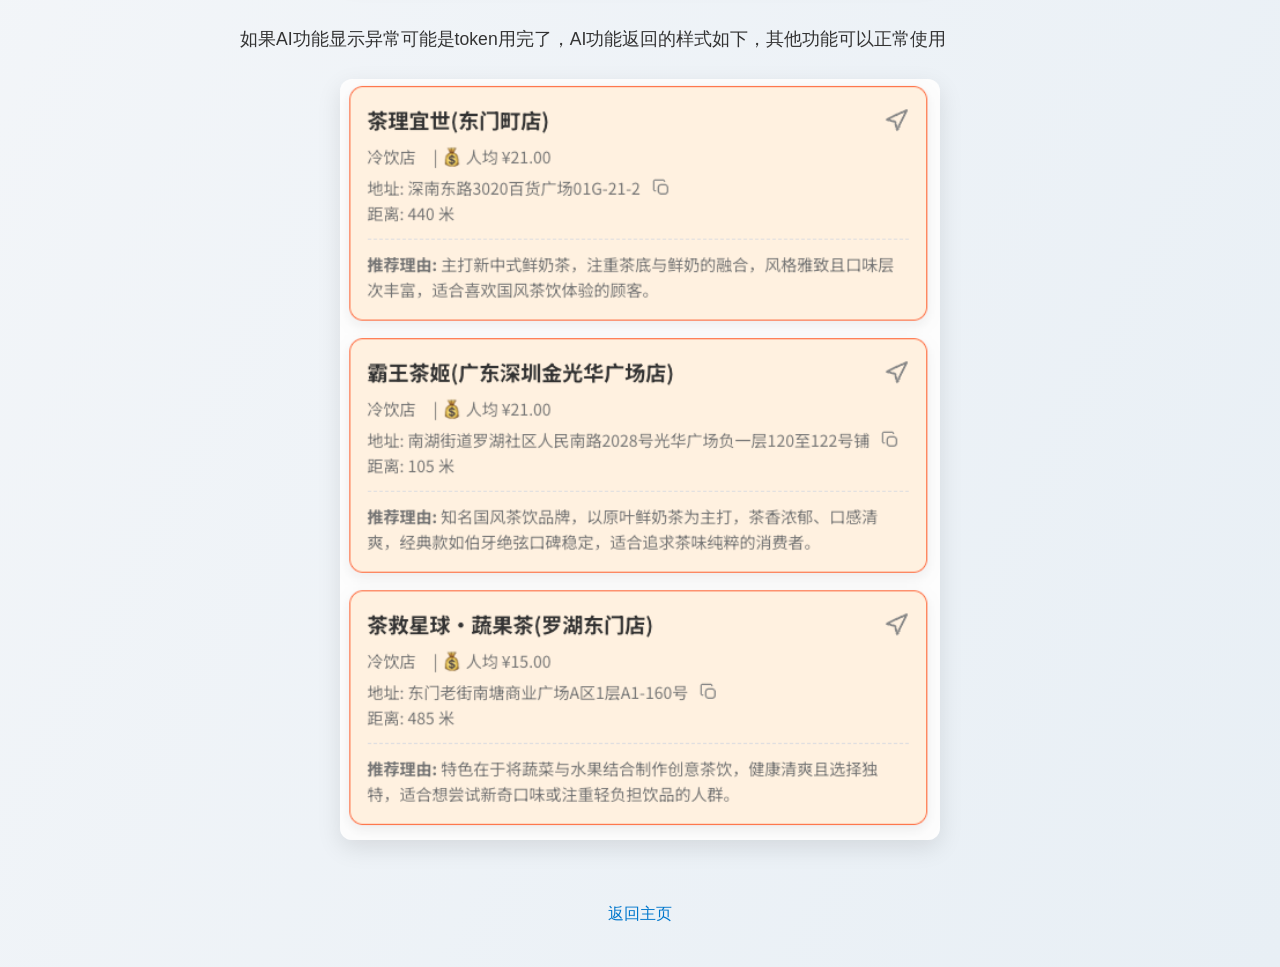
<file: projects/201.html>
<!DOCTYPE html>
<html lang="zh-CN">
<head>
  <meta charset="UTF-8">
  <meta name="viewport" content="width=device-width, initial-scale=1.0">
  <title>「今天吃什么」</title>
  <link rel="stylesheet" href="../style.css">
</head>
<body>
  <div class="container project-detail-page">
    <header class="project-detail-header">
      <h1>「今天吃什么」</h1>
      <p class="subtitle">结合LLM和高德地图API设计并开发app「今天吃什么」</p>
      <div class="project-links">
        <a href="../where_to_eat_1_副本/index.html" class="demo-btn" target="_blank">在线体验</a>
      </div>
    </header>
    <main>
      <p class="text-block">个人独立设计的web网页小工具，有如下功能：</p>
      <p class="text-block">(1)可以选择自动定位也可以选择自己输入位置(输入位置会有自动补齐的选项供选择)，然后可以选择餐厅品类和距离(默认500m也可以筛选或自定义距离)</p>  
      <p class="text-block">(2)点击🔍后会出现餐厅列表，这时可以点击随机选一家(不满意也有换一家的按钮提供更多选择)，同时也可以使用AI决策助手帮你选出3家餐厅，同样也设置了换一批选项</p>       
      <p class="text-block">(3)也可以直接在对话框中输入要求，让AI根据你的需求帮助选择</p>
      <p class="text-block">(4)每个餐厅卡片都有距离和均价信息，都设置有复制(同时复制店名和详细地址)和导航功能(目前默认跳转到高德地图)</p>          
      <img src="../images/301.png" alt="项目图片1" class="detail-image">
      <p class="text-block">如果AI功能显示异常可能是token用完了，AI功能返回的样式如下，其他功能可以正常使用</p>
      <img src="../images/202.png" alt="项目图片2" class="detail-image">
      
      <a href="../index.html#projects" class="back-link">返回主页</a>
    </main>
  </div>
</body>
</html>
</file>
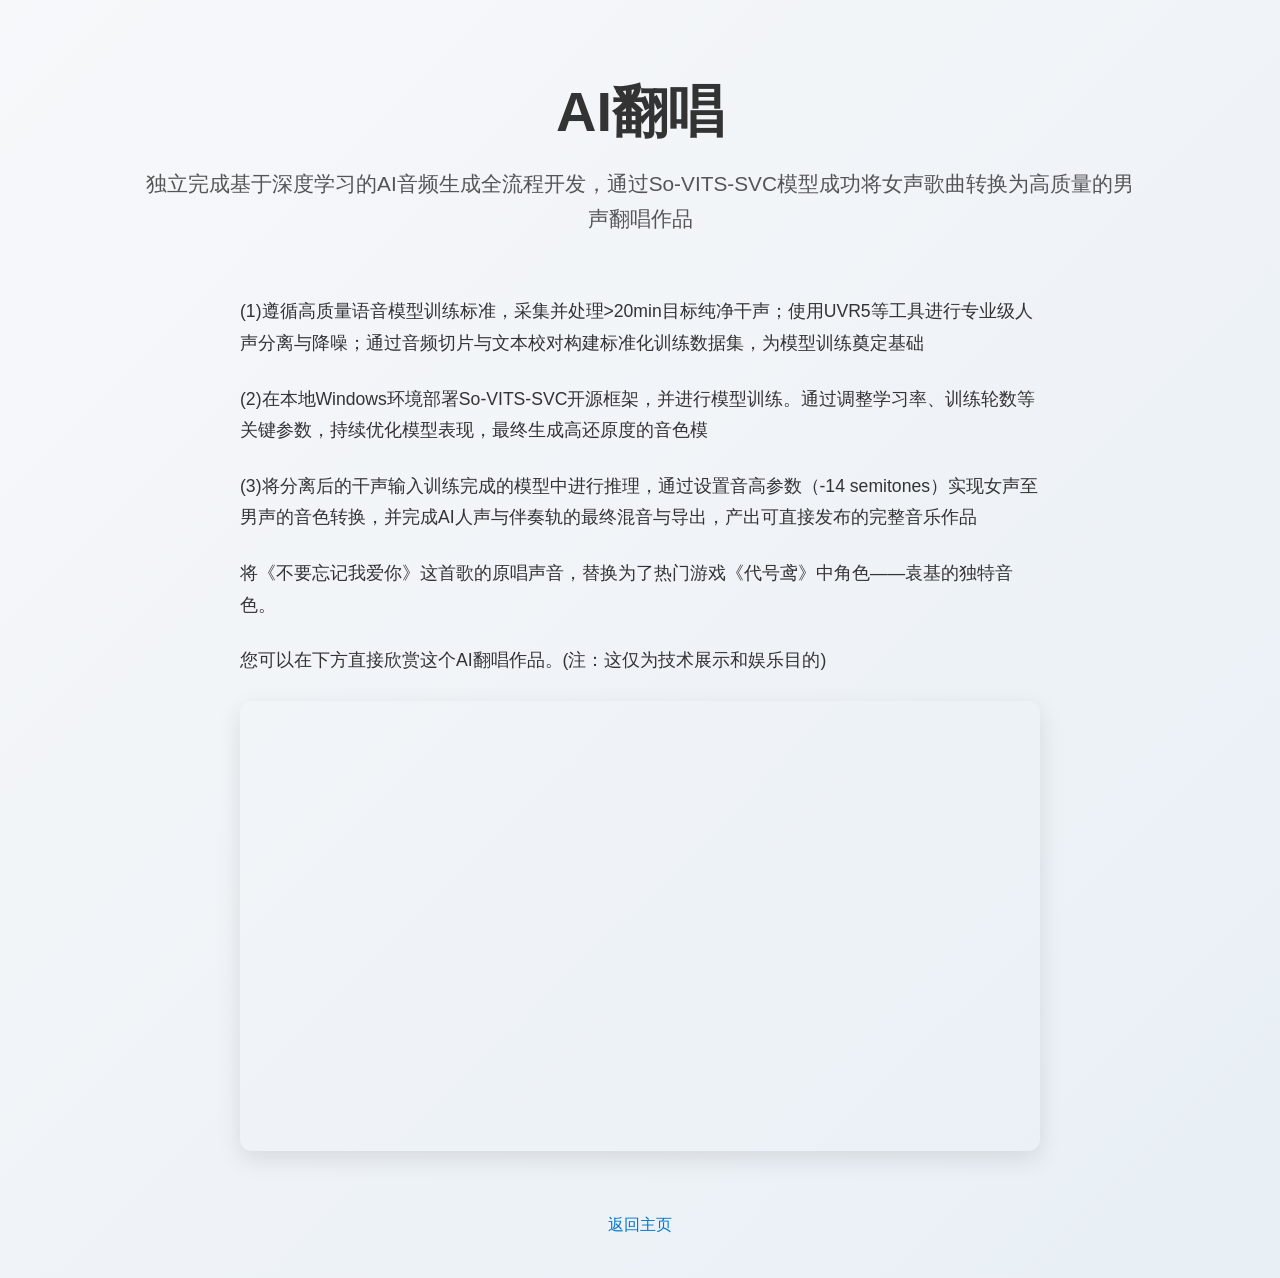
<file: projects/202.html>
<!DOCTYPE html>
<html lang="zh-CN">
<head>
  <meta charset="UTF-8">
  <meta name="viewport" content="width=device-width, initial-scale=1.0">
  <title>AI翻唱</title>
  <link rel="stylesheet" href="../style.css">
</head>
<body>
  <div class="container project-detail-page">
    <header class="project-detail-header">
      <h1>AI翻唱</h1>
      <p class="subtitle">独立完成基于深度学习的AI音频生成全流程开发，通过So-VITS-SVC模型成功将女声歌曲转换为高质量的男声翻唱作品</p>
    </header>
    <main>
      <p class="text-block">(1)遵循高质量语音模型训练标准，采集并处理>20min目标纯净干声；使用UVR5等工具进行专业级人声分离与降噪；通过音频切片与文本校对构建标准化训练数据集，为模型训练奠定基础</p>
      <p class="text-block">(2)在本地Windows环境部署So-VITS-SVC开源框架，并进行模型训练。通过调整学习率、训练轮数等关键参数，持续优化模型表现，最终生成高还原度的音色模</p>
      <p class="text-block">(3)将分离后的干声输入训练完成的模型中进行推理，通过设置音高参数（-14 semitones）实现女声至男声的音色转换，并完成AI人声与伴奏轨的最终混音与导出，产出可直接发布的完整音乐作品</p>
      <p class="text-block">将《不要忘记我爱你》这首歌的原唱声音，替换为了热门游戏《代号鸢》中角色——袁基的独特音色。</p>
      <p class="text-block">您可以在下方直接欣赏这个AI翻唱作品。(注：这仅为技术展示和娱乐目的)</p>

      <div class="video-container">
        <iframe src="//player.bilibili.com/player.html?bvid=BV1bTrtYTEsR&page=1&high_quality=1&autoplay=0" scrolling="no" border="0" frameborder="no" framespacing="0" allowfullscreen="true"></iframe>
      </div>

      <a href="../index.html#projects" class="back-link">返回主页</a>
    </main>
  </div>
</body>
</html>
</file>
<file: style.css>
/* =========================
   Global
========================= */

body {
  margin: 0;
  font-family: 'Inter', sans-serif;
  background: linear-gradient(to bottom right, #f7f8fa, #e8eff5);
  color: #333;
  line-height: 1.7;
  scroll-behavior: smooth;
}

.container {
  max-width: 1000px;
  margin: auto;
  padding: 40px 24px;
}

/* =========================
   Navigation
========================= */

.main-nav {
  position: sticky;
  top: 16px;
  background: rgba(255, 255, 255, 0.7);
  backdrop-filter: blur(12px) saturate(180%);
  -webkit-backdrop-filter: blur(12px) saturate(180%);
  z-index: 1000;

  padding: 8px 16px;
  border-radius: 50px;
  box-shadow: 0 5px 15px rgba(0,0,0,0.07);
  width: max-content;
  margin: -30px auto 40px auto;
  border: 1px solid rgba(220,220,220,0.4);

  display: flex;
  align-items: center;
}

.main-nav a {
  padding: 8px 20px;
  text-decoration: none;
  color: #444;
  font-weight: 500;
  font-size: 0.95rem;
  border-radius: 50px;

  transition: color 0.3s, background 0.3s;
}

.main-nav a:hover {
  color: #111;
  background: rgba(0,0,0,0.05);
}

.main-nav a.active {
  color: white;
  background: #0077cc;
}

/* =========================
   Hero Section
========================= */

.hero {
  display: flex;
  align-items: center;
  justify-content: center;
  padding: 80px 0;
  flex-wrap: wrap;
  gap: 40px;
}

.hero-text {
  flex: 1;
  min-width: 300px;
  max-width: 500px;
}

.hero-image {
  flex-shrink: 0;
}

.profile-pic {
  width: 280px;
  height: 280px;
  border-radius: 50%;
  object-fit: cover;

  box-shadow: 0 10px 30px rgba(0,0,0,0.1);
}

/* =========================
   Typography
========================= */

h1 {
  font-size: 3.5rem;
  font-weight: 700;
  margin-bottom: 16px;
  line-height: 1.2;
}

.subtitle {
  font-size: 1.3rem;
  color: #555;
}

h2 {
  font-size: 1.8rem;
  font-weight: 600;
  margin-bottom: 24px;

  border-bottom: 2px solid #e0e0e0;
  padding-bottom: 8px;
}

h3 {
  font-size: 1.3rem;
  margin-top: 30px;
  margin-bottom: 16px;
  font-weight: 600;
}

/* =========================
   Hero Tags
========================= */

.hero-tags {
  margin-top: 16px;
  display: flex;
  gap: 10px;
  flex-wrap: wrap;
}

.hero-tags span {
  background: #eef2f7;
  color: #555;

  padding: 6px 14px;
  border-radius: 16px;
  font-size: 0.85rem;
  font-weight: 500;
}

/* =========================
   Contact Info
========================= */

.contact-info {
  margin-top: 24px;
  font-size: 1rem;

  display: flex;
  flex-wrap: wrap;
  gap: 10px 20px;
}

.contact-item {
  display: inline-flex;
  align-items: center;
  gap: 8px;

  text-decoration: none;
  color: inherit;

  transition: color 0.3s;
}

.contact-item:hover {
  color: #0077cc;
}

.contact-icon {
  width: 1.2em;
  height: 1.2em;
}

/* =========================
   Sections
========================= */

section {
  margin-bottom: 60px;
}

/* =========================
   Cards
========================= */

.card {
  background: white;
  padding: 28px;
  border-radius: 12px;

  box-shadow: 0 6px 20px rgba(0,0,0,0.06);

  margin-bottom: 20px;

  transition: transform 0.3s ease,
              box-shadow 0.3s ease;
}

.card:hover {
  transform: translateY(-5px);
  box-shadow: 0 12px 28px rgba(0,0,0,0.08);
}

/* =========================
   Skills
========================= */

.skills-container {
  display: flex;
  flex-wrap: wrap;
  gap: 12px;
}

.skill-tag {
  background: #eef2f7;
  color: #555;

  padding: 6px 14px;
  border-radius: 16px;

  font-size: 0.9rem;
  font-weight: 500;

  transition: background 0.3s;
}

.skill-tag:hover {
  background: #dfe6ef;
}

/* =========================
   Grid Layout
========================= */

.grid {
  display: grid;
  grid-template-columns: 1fr 1fr;
  gap: 30px;
}

/* About section layout */

.about-grid {
  display: grid;
  grid-template-columns: 1fr 1.8fr;
  gap: 30px;

  align-items: stretch;
}

/* =========================
   Info List
========================= */

.card ul {
  padding-left: 0;
  list-style: none;
}

.info-list li {
  display: flex;
  align-items: center;
  gap: 12px;

  margin-bottom: 16px;
}

.info-icon {
  display: inline-flex;
  align-items: center;
  justify-content: center;

  width: 20px;
  height: 20px;

  flex-shrink: 0;
}

.info-icon svg {
  width: 100%;
  height: 100%;
  stroke-width: 1.5;
}

.info-list a {
  text-decoration: none;
  color: inherit;
}

.info-list a:hover {
  color: #0077cc;
}

/* =========================
   About Now (Scrollable)
========================= */

.card.about-now {
  display: flex;
  flex-direction: column;

  max-height: 360px;
}

.scrollable-content {
  flex-grow: 1;
  overflow-y: auto;

  padding-right: 10px;
}

.about-now .info-list li {
  list-style-type: '⚡️';
  padding-left: 8px;
}

.done-title {
  margin-top: 24px;
}

.done-list li {
  list-style-type: '✅';
}

/* Scrollbar */

.scrollable-content::-webkit-scrollbar {
  width: 6px;
}

.scrollable-content::-webkit-scrollbar-track {
  background: transparent;
}

.scrollable-content::-webkit-scrollbar-thumb {
  background: #ccc;
  border-radius: 10px;
}

.scrollable-content::-webkit-scrollbar-thumb:hover {
  background: #aaa;
}

/* =========================
   Footer
========================= */

footer {
  margin-top: 80px;
  text-align: center;
  font-size: 0.9rem;
  color: #777;
}

/* =========================
   Scroll Animation
========================= */

.fade-in-section {
  opacity: 0;
  transform: translateY(20px);

  transition: opacity 0.6s ease-out,
              transform 0.6s ease-out;
}

.fade-in-section.is-visible {
  opacity: 1;
  transform: translateY(0);
}

/* =========================
   Projects
========================= */

.personal-projects-title {
  margin-top: 48px;
}

.projects-grid {
  display: grid;
  grid-template-columns: repeat(3, 1fr);
  gap: 24px;
}

.project-card {
  background: #ffffff;
  border-radius: 12px;
  box-shadow: 0 6px 20px rgba(0,0,0,0.06);
  display: flex;
  flex-direction: column;
  overflow: hidden;
  transition: transform 0.3s ease, box-shadow 0.3s ease;
}

.project-card:hover {
  transform: translateY(-5px);
  box-shadow: 0 12px 28px rgba(0,0,0,0.08);
}

.project-image {
  width: 100%;
  height: 180px;
  object-fit: cover;
}

.project-content {
  padding: 20px;
  flex-grow: 1;
  display: flex;
  flex-direction: column;
}

.project-content h4 {
  margin-top: 0;
  margin-bottom: 8px;
  font-size: 1.1rem;
  font-weight: 600;
}

.project-content p {
  font-size: 0.9rem;
  color: #666;
  margin-bottom: 0;
  flex-grow: 1;
}

.project-buttons {
  margin-top: 16px;
  align-self: flex-end;
}

.project-btn {
  background-color: #f0f2f5;
  color: #555;
  padding: 6px 14px;
  border-radius: 50px;
  text-decoration: none;
  font-size: 0.85rem;
  font-weight: 500;
  transition: background-color 0.3s, color 0.3s;
}

.project-btn:hover {
  background-color: #0077cc;
  color: #fff;
}

/* =========================
    Project Detail Page
========================= */

.project-detail-page .project-detail-header {
  text-align: center;
  margin-bottom: 60px;
}

.project-links {
  margin-top: 24px;
}

.demo-btn {
  display: inline-block;
  background-color: #0077cc;
  color: #fff;
  padding: 10px 22px;
  border-radius: 50px;
  text-decoration: none;
  font-weight: 500;
  transition: background-color 0.3s, transform 0.3s;
}

.demo-btn:hover {
  background-color: #005fa3;
  transform: translateY(-2px);
}

.detail-image {
  width: 60%;
  display: block;
  margin: 0 auto 50px auto; /* Center the image and add space below */
  border-radius: 12px;
  box-shadow: 0 8px 25px rgba(0,0,0,0.1);
}

.detail-image.image-large {
  width: 80%;
}

.detail-image.image-large {
  width: 80%;
}

.detail-image.image-small {
  width: 30%;
}

.image-row {
  display: flex;
  gap: 20px;
  margin-bottom: 50px;
  align-items: start;
}

.image-row .detail-image {
  flex: 1;
  width: 0;
  margin-bottom: 0;
}

.text-block {
  font-size: 1.1rem;
  line-height: 1.8;
  color: #333;
  margin-bottom: 24px;
  max-width: 800px; /* Optional: for better readability */
  margin-left: auto;
  margin-right: auto;
}

.back-link {
  display: block;
  text-align: center;
  margin-top: 60px;
  text-decoration: none;
  color: #0077cc;
  font-weight: 500;
}

.back-link:hover {
  text-decoration: underline;
}

.video-container {
  position: relative;
  width: 80%;
  margin: 0 auto 50px auto;
  padding-top: 45%; /* 16:9 Aspect Ratio for 80% width */
}

.video-container iframe {
  position: absolute;
  top: 0;
  left: 0;
  width: 100%;
  height: 100%;
  border-radius: 12px;
  box-shadow: 0 8px 25px rgba(0,0,0,0.1);
}

/* =========================
   Skills Grid
========================= */

.skills-grid {
  display: grid;
  grid-template-columns: repeat(auto-fit, minmax(280px, 1fr));
  gap: 24px;
  align-items: stretch;
}

.skills-grid .card h3 {
  margin-top: 0;
  margin-bottom: 24px;
  font-size: 1.2rem;
}

/* =========================
   Progress Bars (for Languages)
========================= */

.progress-item {
  margin-bottom: 20px;
}

.progress-item:last-child {
  margin-bottom: 0;
}

.progress-info {
  display: flex;
  justify-content: space-between;
  margin-bottom: 8px;
  font-size: 0.9rem;
  font-weight: 500;
}

.progress-info span:last-child {
  color: #666;
  font-weight: 400;
  font-size: 0.85rem;
}

.progress-bar-container {
  width: 100%;
  background-color: #eef2f7;
  border-radius: 5px;
  height: 10px;
}

.progress-bar {
  background: linear-gradient(90deg, #0077cc, #3da9fc);
  height: 100%;
  border-radius: 5px;
  width: 0;
  transition: width 1.5s cubic-bezier(0.25, 1, 0.5, 1);
}

.is-visible .progress-bar {
    width: var(--progress-width);
}

@media (max-width: 900px) {
  .projects-grid {
    grid-template-columns: repeat(2, 1fr);
  }
}

@media (max-width: 600px) {
  .projects-grid {
    grid-template-columns: 1fr;
  }
}

/* =========================
   Responsive
========================= */

@media (max-width: 768px) {

  .hero {
    flex-direction: column;
    text-align: center;
    padding: 40px 0;
  }

  .profile-pic {
    width: 220px;
    height: 220px;
  }

  h1 {
    font-size: 2.6rem;
  }

  .grid {
    grid-template-columns: 1fr;
  }

  .about-grid {
    grid-template-columns: 1fr;
  }

  .main-nav {
    flex-wrap: wrap;
    justify-content: center;
  }

}
</file>
<file: where_to_eat_1_副本/style.css>
/* Global Styles & Theme */
:root {
    --primary-color: #FF7043; /* A warm, appetizing orange */
    --light-primary-color: #FFF2E0;
    --secondary-color: #424242; /* Dark gray for text */
    --background-color: #FDFDFD;
    --card-background: #FFFFFF;
    --border-color: #E0E0E0;
    --shadow: 0 4px 12px rgba(0, 0, 0, 0.08);
    --font-family: 'Noto Sans SC', -apple-system, BlinkMacSystemFont, "Segoe UI", Roboto, Oxygen-Sans, Ubuntu, Cantarell, "Helvetica Neue", sans-serif;
}

body {
    font-family: var(--font-family);
    background-color: var(--background-color);
    color: var(--secondary-color);
    margin: 0;
    -webkit-font-smoothing: antialiased;
    -moz-osx-font-smoothing: grayscale;
}

.container {
    max-width: 500px;
    margin: 0 auto;
    padding: 20px;
}

h1 {
    text-align: center;
    color: var(--primary-color);
    font-weight: 700;
    margin-bottom: 24px;
}

h2 {
    font-weight: 500;
    /* border-left: 4px solid var(--primary-color); */
    /* padding-left: 10px; */
    margin-top: 30px;
    margin-bottom: 15px;
}

/* Search Bar */
.search-wrapper {
    display: flex;
    align-items: center;
    background-color: var(--card-background);
    border-radius: 12px;
    box-shadow: var(--shadow);
    padding: 5px;
}

#addressInput {
    flex-grow: 1;
    border: none;
    outline: none;
    font-size: 16px;
    background: transparent;
    padding: 10px;
}

.locBtn, .searchBtn {
    border: none;
    background: transparent;
    font-size: 24px;
    cursor: pointer;
    padding: 8px;
    transition: transform 0.2s;
}
.locBtn:active, .searchBtn:active {
    transform: scale(0.9);
}

/* Autocomplete Tips */
#tips {
    background-color: var(--card-background);
    border-radius: 12px;
    margin-top: 8px;
    box-shadow: var(--shadow);
}
.tipItem {
    padding: 12px;
    border-bottom: 1px solid var(--border-color);
    cursor: pointer;
}
.tipItem:last-child {
    border-bottom: none;
}
.tipItem:hover {
    background-color: #f5f5f5;
}

/* Filters */
#typeContainer {
    display: flex;
    flex-wrap: wrap;
    gap: 10px;
}

#typeContainer label {
    display: block;
}

#typeContainer input[type="checkbox"] {
    display: none; /* Hide original checkbox */
}

#typeContainer input[type="checkbox"] + span {
    display: inline-block;
    background-color: #f0f0f0;
    color: #555;
    padding: 8px 16px;
    border-radius: 20px;
    cursor: pointer;
    transition: all 0.2s ease-in-out;
    font-size: 14px;
}

#typeContainer input[type="checkbox"]:checked + span {
    background-color: var(--primary-color);
    color: white;
    font-weight: 500;
}

.radius-filter {
    margin-top: 20px;
    display: flex;
    align-items: center;
    gap: 10px;
}

.radius-filter label {
    font-weight: 500;
}

select#radiusSelect, input#customRadiusInput {
    padding: 8px;
    border-radius: 8px;
    border: 1px solid var(--border-color);
    background-color: white;
    font-family: var(--font-family);
    font-size: 14px;
}

/* Action Buttons */
.actions {
    display: flex;
    gap: 15px;
    margin-top: 30px;
}

.actions button {
    flex-grow: 1;
    padding: 12px;
    border-radius: 12px;
    border: none;
    background-color: var(--light-primary-color);
    color: var(--primary-color);
    font-size: 16px;
    font-weight: 500;
    cursor: pointer;
    box-shadow: var(--shadow);
    transition: background-color 0.2s;
}

.actions button:active {
    background-color: #FFDAB9;
}

/* AI Interactive Area */
.ai-interactive-area {
    margin-top: 20px;
    background-color: var(--light-primary-color);
    padding: 15px;
    border-radius: 12px;
}

#ai-prompt-input {
    width: 100%;
    box-sizing: border-box;
    border: 1px solid var(--border-color);
    border-radius: 8px;
    padding: 12px;
    font-size: 14px;
    margin-bottom: 10px;
}

.ai-buttons {
    display: flex;
    gap: 10px;
}

.ai-buttons button {
    flex-grow: 1;
    padding: 10px;
    border: none;
    border-radius: 8px;
    background-color: var(--primary-color);
    color: white;
    font-size: 14px;
    cursor: pointer;
    transition: opacity 0.2s;
}
.ai-buttons button:active {
    opacity: 0.8;
}


/* Results */
#result, #ai-advice {
    margin-top: 15px;
}

.card {
    background-color: var(--card-background);
    border-radius: 12px;
    padding: 15px;
    margin-bottom: 15px;
    box-shadow: var(--shadow);
    border-left: 5px solid transparent;
    transition: border-left-color 0.3s;
    position: relative; /* For positioning nav button */
}

.nav-btn {
    position: absolute;
    top: 18px;
    right: 15px;
    color: #888; /* Grey as default */
    transition: transform 0.2s ease-in-out, color 0.2s ease-in-out;
    display: flex;
    align-items: center;
    justify-content: center;
    text-decoration: none;
}
.nav-btn svg {
    width: 22px;
    height: 22px;
}
.nav-btn:hover {
    transform: scale(1.15);
    color: var(--primary-color); /* Orange on hover */
}

.card:hover {
    border-left-color: var(--primary-color);
}

.card .name {
    font-size: 18px;
    font-weight: 700;
    color: #333;
    margin-bottom: 8px;
    padding-right: 40px; /* Space for nav button */
}

.card .info {
    font-size: 14px;
    color: #757575;
    line-height: 1.6;
    margin-bottom: 4px;
    min-height: 22px; /* Placeholder height */
}
.card .info span {
    margin-right: 12px;
}

.card .address {
    font-size: 14px;
    color: #757575;
    line-height: 1.6;
    display: flex;
    /* justify-content: space-between; */
    align-items: center;
}

.copy-btn {
    background: transparent;
    border: none;
    cursor: pointer;
    padding: 2px;
    margin-left: 8px;
    display: inline-flex;
    align-items: center;
    justify-content: center;
    color: #888; /* Grey as default */
    transition: color 0.2s;
}

.copy-btn svg {
    width: 16px;
    height: 16px;
}

.copy-btn:hover {
    color: var(--primary-color); /* Orange on hover */
}

.card div:not(.name) {
    font-size: 14px;
    color: #757575;
    line-height: 1.6;
}

.card .reason {
    margin-top: 10px;
    padding-top: 10px;
    border-top: 1px dashed var(--border-color);
    color: #555;
    font-size: 14px;
}

.card.ai-recommendation {
    background-color: var(--light-primary-color);
    border: 1px solid var(--primary-color);
}

.card.error-card {
    background-color: #FFF3F3;
    border: 1px solid #F56C6C;
    color: #F56C6C;
}

/* Modal Styles */
.modal-overlay {
    position: fixed;
    top: 0;
    left: 0;
    width: 100%;
    height: 100%;
    background: rgba(0, 0, 0, 0.6);
    display: flex;
    align-items: center;
    justify-content: center;
    z-index: 1000;
    opacity: 0;
    visibility: hidden;
    transition: opacity 0.3s ease, visibility 0.3s ease;
}

.modal-overlay.visible {
    opacity: 1;
    visibility: visible;
}

.modal-content {
    background: var(--background-color);
    padding: 20px;
    border-radius: 12px;
    width: 90%;
    max-width: 450px;
    position: relative;
    box-shadow: 0 5px 20px rgba(0,0,0,0.2);
    transform: scale(0.95);
    transition: transform 0.3s ease;
}

.modal-overlay.visible .modal-content {
    transform: scale(1);
}

.modal-content h2 {
    text-align: center;
    margin-top: 0;
    color: var(--primary-color);
}

.modal-close {
    position: absolute;
    top: 10px;
    right: 15px;
    font-size: 28px;
    font-weight: bold;
    color: #aaa;
    cursor: pointer;
    line-height: 1;
}
.modal-close:hover {
    color: #333;
}

#random-card-container .card {
    margin-bottom: 0; /* Only one card, so no margin needed */
}

.modal-refresh-btn {
    display: block;
    width: 100%;
    margin-top: 20px;
    padding: 12px;
    border-radius: 12px;
    border: none;
    background-color: var(--primary-color);
    color: white;
    font-size: 16px;
    font-weight: 500;
    cursor: pointer;
    transition: background-color 0.2s;
}

.modal-refresh-btn:active {
    background-color: #E65100; /* Darker orange */
}
</file>
